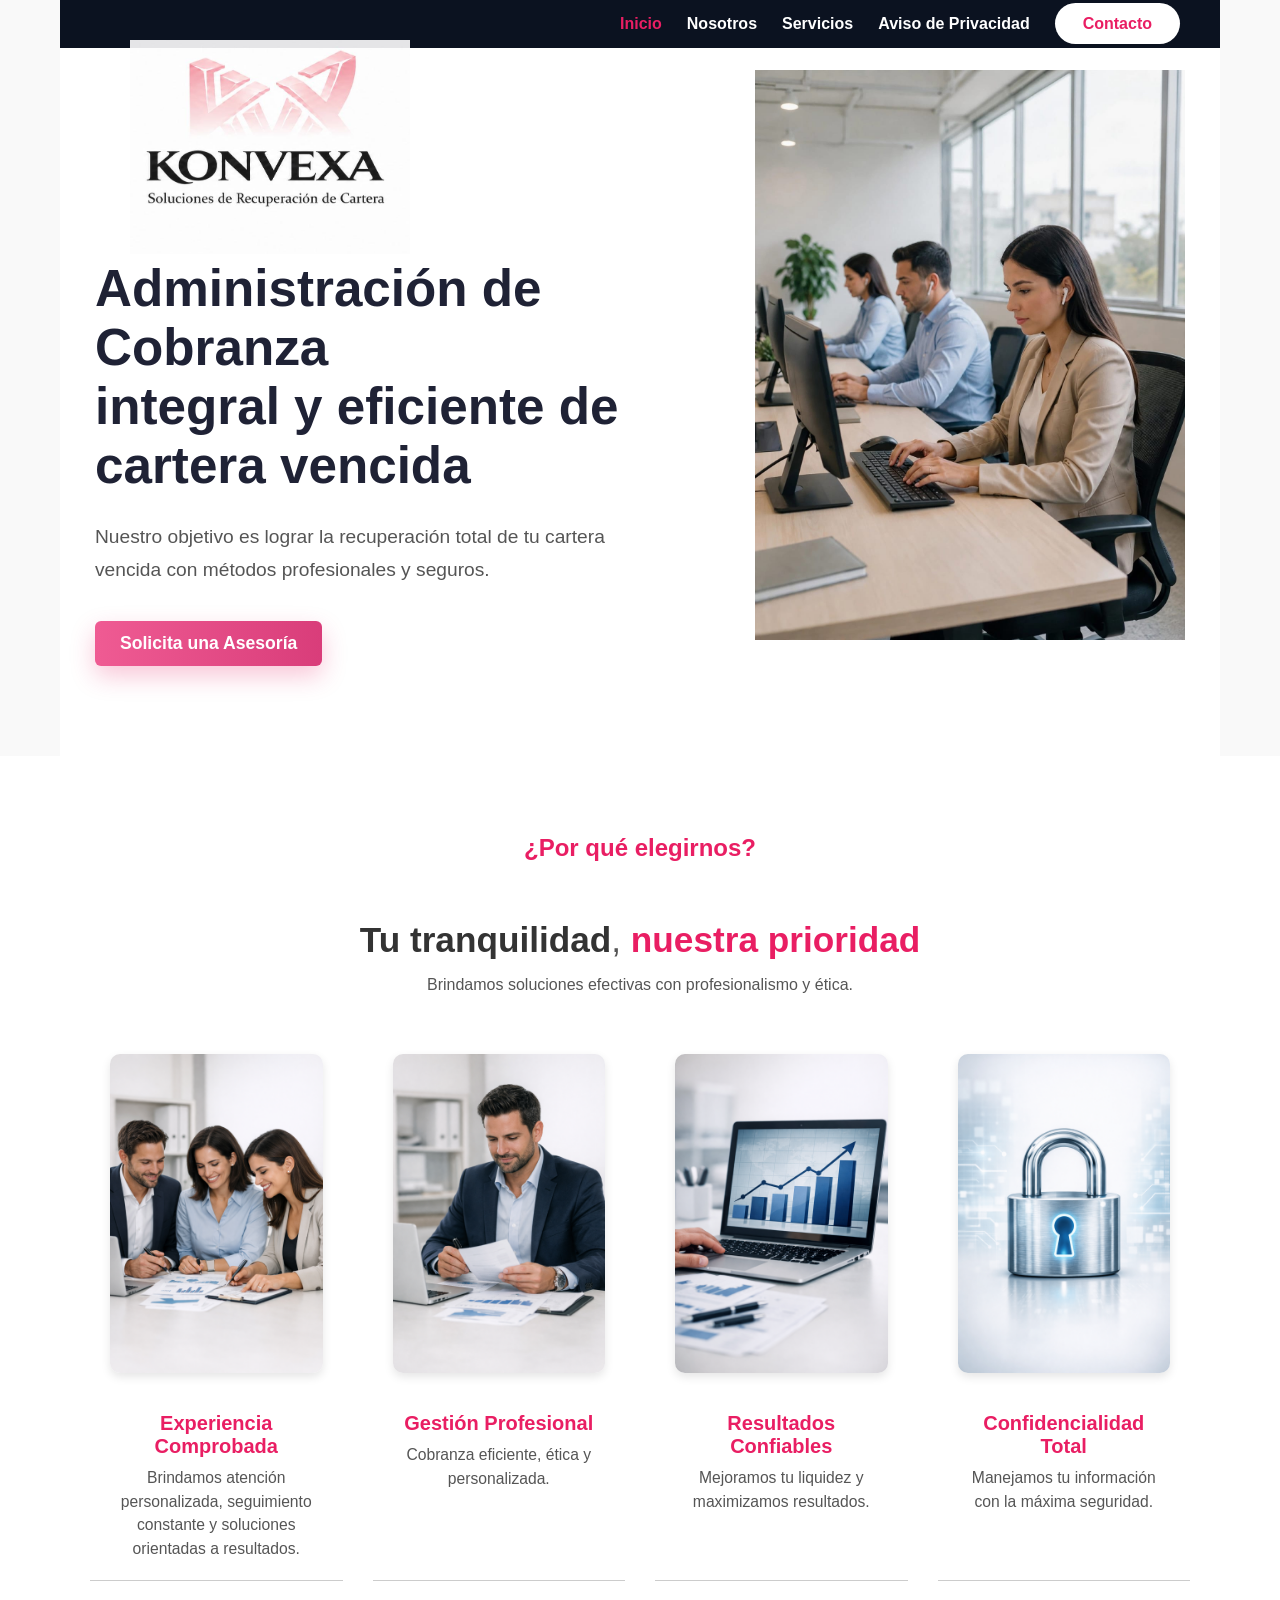
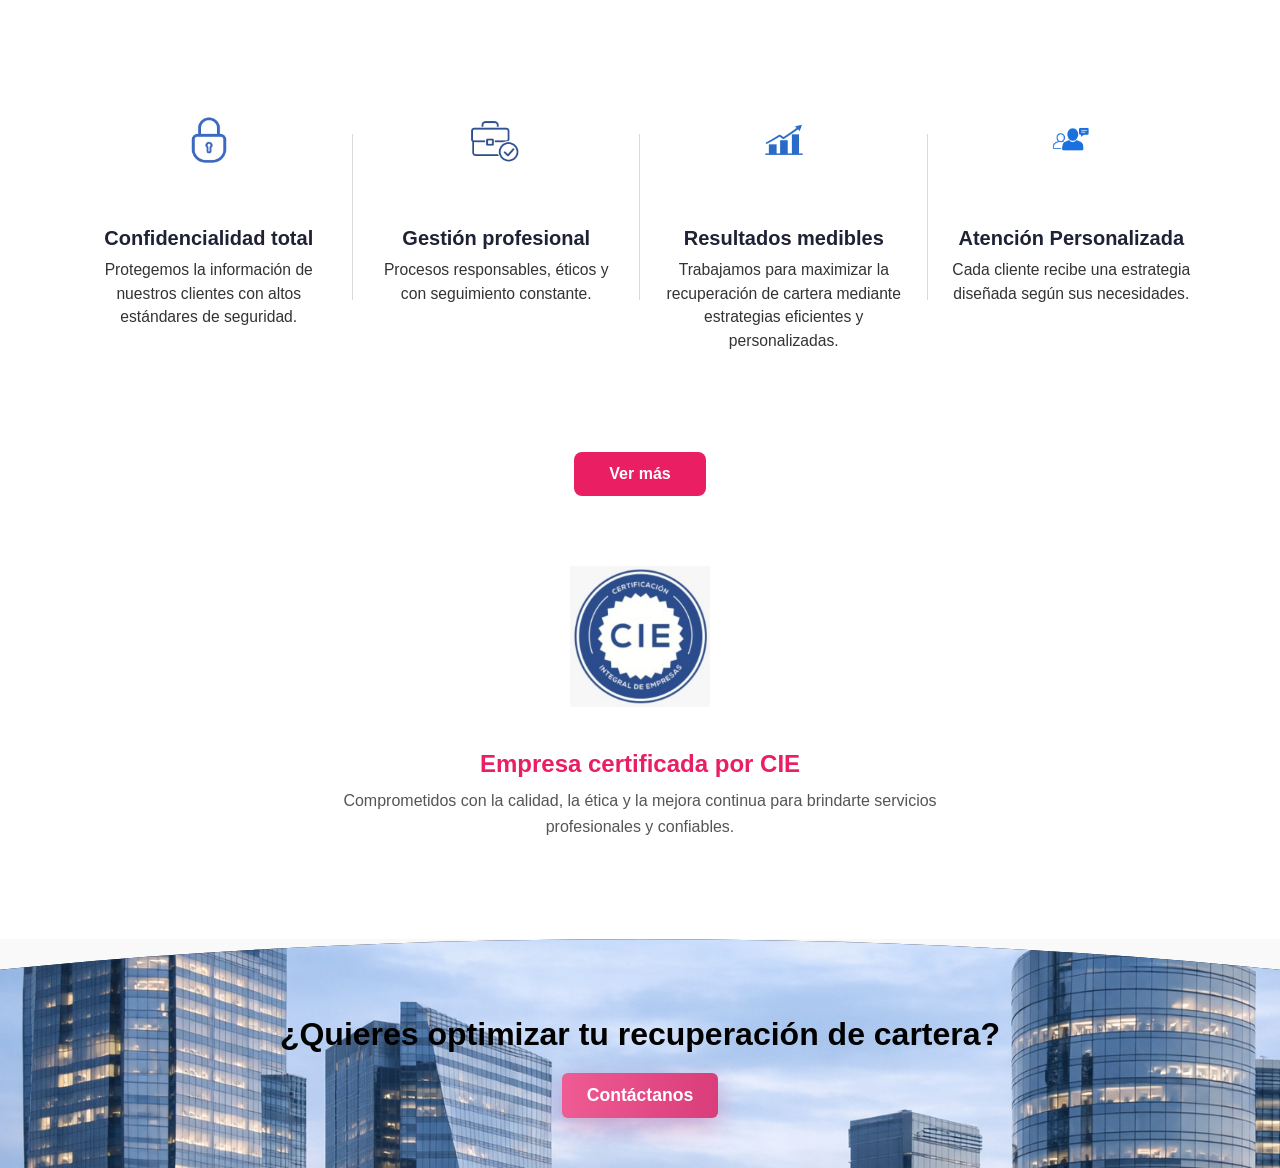
<file: index.html>
<!DOCTYPE html>
<html lang="es">
<head>
  <meta charset="UTF-8">
  <meta name="viewport" content="width=device-width, initial-scale=1.0">
  <title>Konvexa Soluciones</title>
  <link rel="stylesheet" href="styles.css">
  <link rel="icon" href="favicon.ico" type="logo.png">
<link rel="shortcut icon" href="favicon.ico" type="logo.png">
<script type="application/ld+json">
{
  "@context": "https://schema.org",
  "@type": "Organization",
  "name": "Konvexa Soluciones",
  "url": "https://www.konvexa.com.mx",
  "logo": "https://www.konvexa.com.mx/logo.png"
}
</script>
</head>

<body>
  <div class="container">
    <!-- Header -->
    <header class="navbar">
      <div class="logo-overlap">
        <img src="logo.png" alt="Konvexa Logo">
      </div>
      <nav>
        <ul>
          <li><a href="index.html" class="active">Inicio</a></li>
          <li><a href="nosotros.html">Nosotros</a></li>
          <li><a href="servicios.html">Servicios</a></li>
          <li><a href="privacidad.html">Aviso de Privacidad</a></li>
          <li><a href="contacto.html" class="active">Contacto</a></li>
        </ul>
      </nav>
    </header>

    <!-- Hero -->
    <section class="hero">
      <div class="hero-text">
        <h1>Administración de Cobranza<br> integral y eficiente de cartera vencida</h1>
        <p>Nuestro objetivo es lograr la recuperación total de tu cartera vencida con métodos profesionales y seguros.</p>
        <a href="contacto.html" class="btn-primary">Solicita una Asesoría</a>
      </div>
      <div class="hero-image">
        <img src="img/ejecutivos.jpg" alt="Ejecutivo profesional">
      </div>
    </section>
  </div>
</body>

 <!-- ¿Por qué elegirnos? -->
<section class="why-us">
  <h2>¿Por qué elegirnos?</h2>
  <p class="subtitle">
    <strong>Tu tranquilidad</strong>, <span class="highlight">nuestra prioridad</span>
  </p>
  <p>Brindamos soluciones efectivas con profesionalismo y ética.</p>

 <div class="benefits-grid">
  <div class="benefit">
    <img src="experiencia-comprobada.jpg" alt="Experiencia Comprobada">
    <h3>Experiencia Comprobada</h3>
    <p>Brindamos atención personalizada, seguimiento constante y soluciones orientadas a resultados.</p>
  </div>

  <div class="benefit">
    <img src="gestion-profesional.jpg" alt="Gestión Profesional">
    <h3>Gestión Profesional</h3>
    <p>Cobranza eficiente, ética y personalizada.</p>
  </div>

  <div class="benefit">
    <img src="resultados-confiables.jpg" alt="Resultados Confiables">
    <h3>Resultados Confiables</h3>
    <p>Mejoramos tu liquidez y maximizamos resultados.</p>
  </div>

  <div class="benefit">
    <img src="confidencialidad-total.jpg" alt="Confidencialidad Total">
    <h3>Confidencialidad Total</h3>
    <p>Manejamos tu información con la máxima seguridad.</p>
  </div>
</div>

<!-- Beneficios adicionales -->
<div class="extra-benefits">
  <div class="extra-benefit">
    <img src="img/icono-reloj.png" alt="Confidencialidad total">
    <div class="text">
      <h3>  Confidencialidad total</h3>
      <p>Protegemos la información de nuestros clientes con altos estándares de seguridad.</p>
    </div>
  </div>

  <div class="extra-benefit">
    <img src="img/icono-escudo.png" alt="Gestión profesional">
    <div class="text">
      <h3>Gestión profesional</h3>
      <p>Procesos responsables, éticos y con seguimiento constante.</p>
    </div>
  </div>

  <div class="extra-benefit">
    <img src="img/icono-grafica.png" alt="Resultados medibles">
    <div class="text">
      <h3>Resultados medibles</h3>
      <p>Trabajamos para maximizar la recuperación de cartera mediante estrategias eficientes y personalizadas.</p>
    </div>
  </div>

  <div class="extra-benefit">
    <img src="img/icono-persona.png" alt="Atención personalizada">
    <div class="text">
      <h3>Atención Personalizada</h3>
      <p>Cada cliente recibe una estrategia diseñada según sus necesidades.</p>
    </div>
  </div>
</div> 

  <div class="btn-container">
  <a href="#" class="btn-secondary">Ver más</a>
</div>

<div class="cie-certificacion">
  <img src="img/cie-logo.png" alt="Certificación Integral de Empresas">
  <h3>Empresa certificada por CIE</h3>
  <p>
    Comprometidos con la calidad, la ética y la mejora continua
    para brindarte servicios profesionales y confiables.
  </p>
</div>

</section>

  <!-- Pie de página -->
  <footer class="cta-footer">
    <h2>¿Quieres optimizar tu recuperación de cartera?</h2>
    <a href="contacto.html" class="btn-primary">Contáctanos</a>
  </footer>
</body>
</html>
</file>
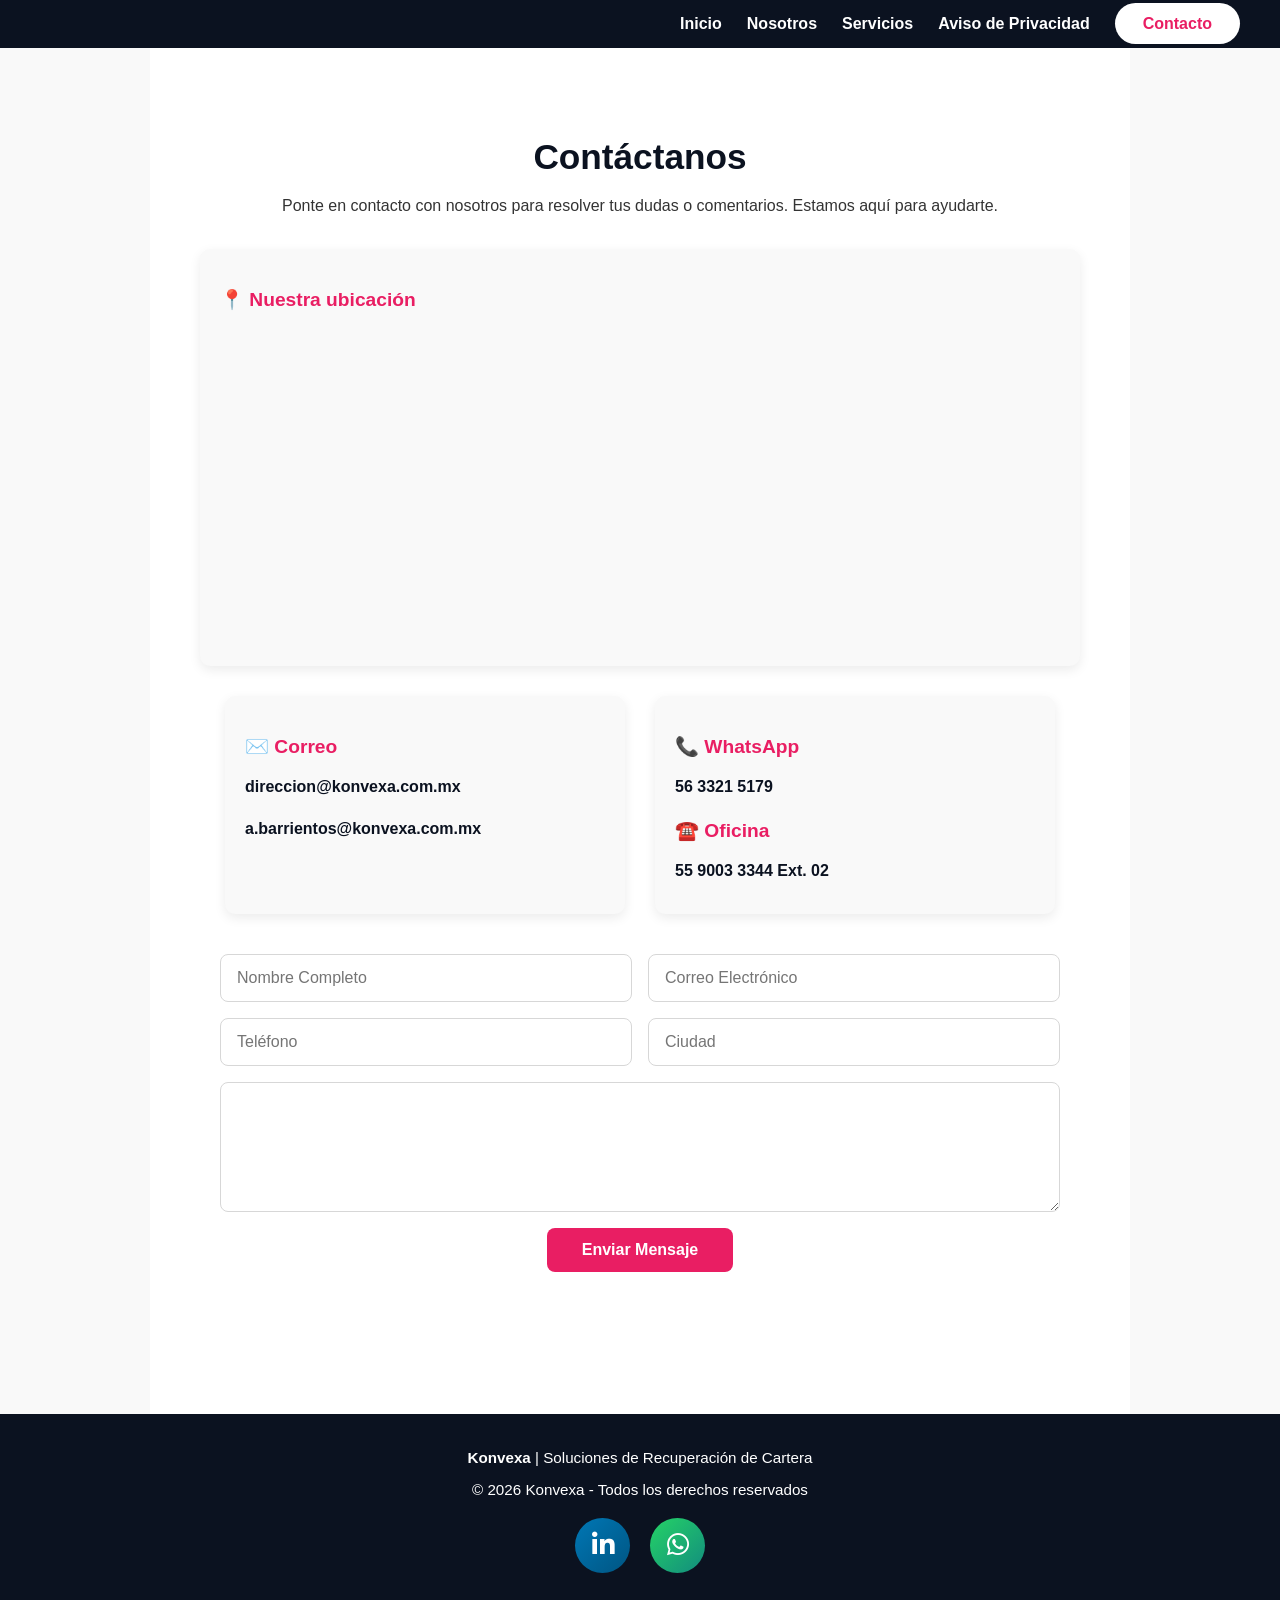
<file: contacto.html>
<!DOCTYPE html>
<html lang="es">
<head>
  <link rel="stylesheet" href="https://cdnjs.cloudflare.com/ajax/libs/font-awesome/6.5.0/css/all.min.css">
  <meta charset="UTF-8">
  <meta name="viewport" content="width=device-width, initial-scale=1.0">
  <title>Contacto | Konvexa</title>
  <link rel="stylesheet" href="styles.css">
</head>
<body>

  <!-- Header -->
  <header>
    <div class="header-container">
      <nav>
        <ul>
          <li><a href="index.html">Inicio</a></li>
          <li><a href="nosotros.html">Nosotros</a></li>
          <li><a href="servicios.html">Servicios</a></li> 
          <li><a href="privacidad.html">Aviso de Privacidad</a></li>
          <li><a href="contacto.html" class="active">Contacto</a></li>
        </ul>
      </nav>
    </div>
  </header>

  <!-- Sección de contacto -->
  <section class="contacto">
    <h2>Contáctanos</h2>
    <p>Ponte en contacto con nosotros para resolver tus dudas o comentarios. Estamos aquí para ayudarte.</p>

    <div class="contact-info">

  <div class="info-box info-box-map">
    <h3>📍 Nuestra ubicación </h3>

    <div class="map-container">
      <iframe
        src="https://www.google.com/maps/embed?pb=!1m18!1m12!1m3!1d3764.3624104732844!2d-99.12559382618551!3d19.353454281909055!2m3!1f0!2f0!3f0!3m2!1i1024!2i768!4f13.1!3m3!1m2!1s0x85d1fe17da4cd72b%3A0xde973490b225fa13!2sOsa%20Menor%20190-188%2C%20Prado%20Churubusco%2C%20Coyoac%C3%A1n%2C%2004230%20Ciudad%20de%20M%C3%A9xico%2C%20CDMX!5e0!3m2!1ses-419!2smx!4v1787425378639!5m2!1ses-419!2smx"
        loading="lazy"
        allowfullscreen
        referrerpolicy="strict-origin-when-cross-origin">
      </iframe>
    </div>
  </div>

  <div class="contact-secondary">

    <div class="info-box">

  <h3>✉️ Correo</h3>

  <p>
    <a href="mailto:direccion@konvexa.com.mx">
      direccion@konvexa.com.mx
    </a>
  </p>

  <p>
    <a href="mailto:a.barrientos@konvexa.com.mx">
      a.barrientos@konvexa.com.mx
    </a>
  </p>

</div>

    <div class="info-box">
      <h3>📞 WhatsApp</h3>
      <p>
        <a href="https://wa.me/5215633215179" target="_blank">
          56 3321 5179
        </a>
      </p>

     <h3>☎️ Oficina</h3>

<p>
  <a href="tel:+525590033344">
    55 9003 3344 Ext. 02
  </a>
</p>
    </div>

  </div>

</div>

    <form class="contact-form" id="contactForm">

  <div class="form-row">
    <input
      type="text"
      name="nombre"
      placeholder="Nombre Completo"
      required
    >

    <input
      type="email"
      name="correo"
      placeholder="Correo Electrónico"
      required
    >
  </div>

  <div class="form-row">
    <input
      type="tel"
      name="telefono"
      placeholder="Teléfono"
      required
    >

    <input
      type="text"
      name="ciudad"
      placeholder="Ciudad"
      required
    >
  </div>

  <textarea
    name="mensaje"
    placeholder="Mensaje"
    rows="5"
    required>
  </textarea>

  <button type="submit" class="btn-secondary">
    Enviar Mensaje
  </button>

  <p id="formStatus"></p>

</form>
  </section>

  <!-- Footer -->
  <footer class="footer-contacto">
    <div class="footer-info">
      <p><strong>Konvexa</strong> | Soluciones de Recuperación de Cartera</p>
    </div>
    <p class="copy">© 2026 Konvexa - Todos los derechos reservados</p>

    <div class="redes-premium-footer">

  <a href="https://www.linkedin.com/company/konvexa-soluciones/" target="_blank">
    <i class="fa-brands fa-linkedin-in"></i>
  </a>

  <a href=" https://wa.me/5215633215179" target="_blank">
  <i class="fa-brands fa-whatsapp"></i>
</a>

</div>
  </footer>

  <script>
const form = document.getElementById("contactForm");
const status = document.getElementById("formStatus");

form.addEventListener("submit", async (e) => {
  e.preventDefault();

  status.textContent = "Enviando mensaje...";

  const datos = {
    nombre: form.nombre.value,
    correo: form.correo.value,
    telefono: form.telefono.value,
    ciudad: form.ciudad.value,
    mensaje: form.mensaje.value
  };

  try {
    const respuesta = await fetch("/api/contacto", {
      method: "POST",
      headers: {
        "Content-Type": "application/json"
      },
      body: JSON.stringify(datos)
    });

    if (!respuesta.ok) {
      throw new Error("Error al enviar");
    }

    status.textContent = "✅ Mensaje enviado correctamente";
    form.reset();

  } catch (error) {
    status.textContent = "❌ No se pudo enviar el mensaje";
  }
});
</script>

</body>
</html>
</file>
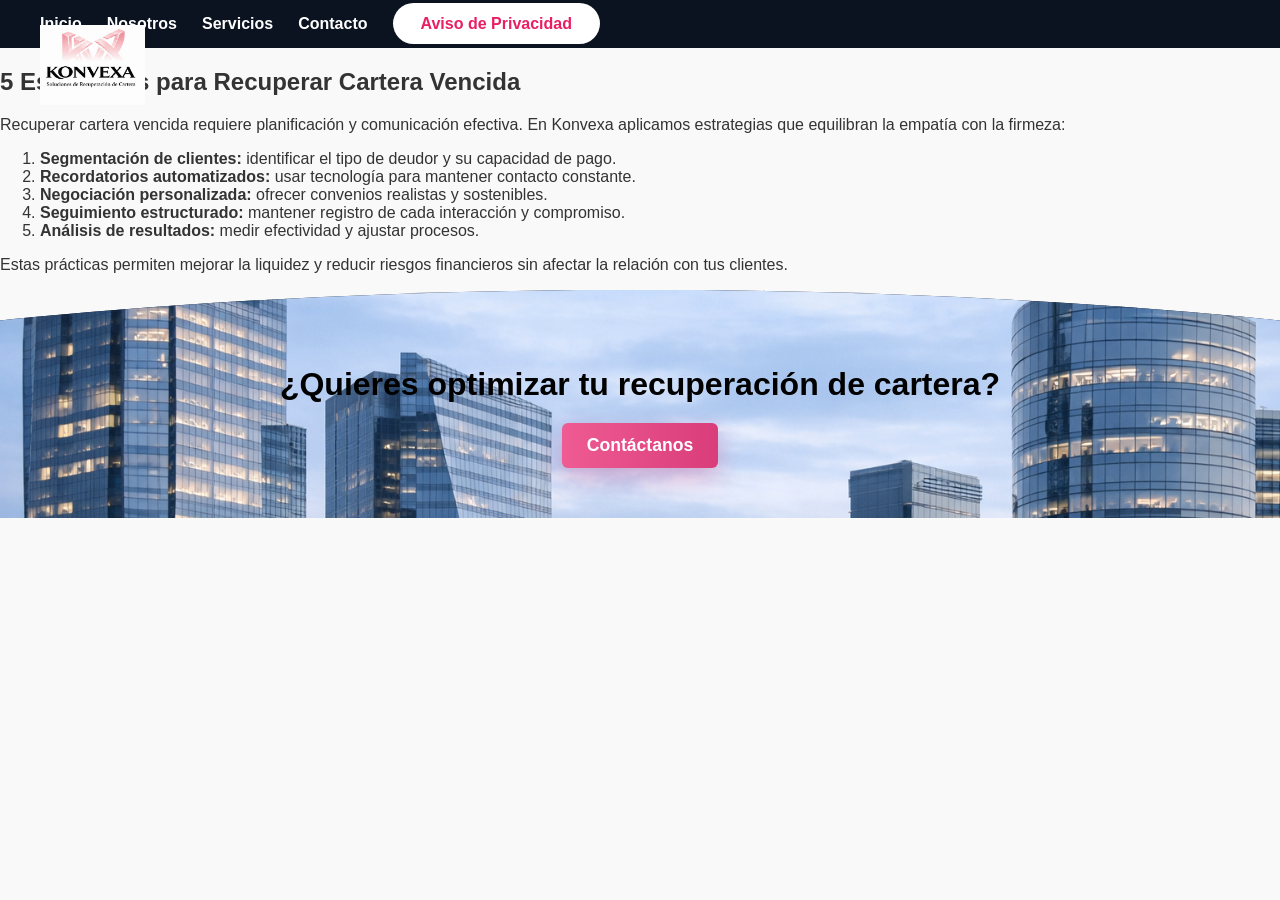
<file: estrategias.html>
<!DOCTYPE html>
<html lang="es">
<head>
  <meta charset="UTF-8">
  <meta name="viewport" content="width=device-width, initial-scale=1.0">
  <title>5 Estrategias para Recuperar Cartera Vencida | Konvexa</title>
  <link rel="stylesheet" href="styles.css">
</head>
<body>

  <!-- Navbar -->
  <header>
    <div class="logo-container">
      <img src="logo.png" alt="Logo Konvexa" class="logo">
    </div>
    <nav>
       <ul>
        <li><a href="index.html">Inicio</a></li>
        <li><a href="nosotros.html">Nosotros</a></li>
        <li><a href="servicios.html">Servicios</a></li>
        <li><a href="contacto.html">Contacto</a></li>
        <li><a href="privacidad.html" class="active">Aviso de Privacidad</a></li>
      </ul>
    </nav>
  </header>

  <!-- Contenido del artículo -->
  <section class="articulo">
    <h2>5 Estrategias para Recuperar Cartera Vencida</h2>
    <alt="Estrategias para recuperar cartera vencida" class="articulo-img">

    <p>Recuperar cartera vencida requiere planificación y comunicación efectiva. En Konvexa aplicamos estrategias que equilibran la empatía con la firmeza:</p>

    <ol>
      <li><strong>Segmentación de clientes:</strong> identificar el tipo de deudor y su capacidad de pago.</li>
      <li><strong>Recordatorios automatizados:</strong> usar tecnología para mantener contacto constante.</li>
      <li><strong>Negociación personalizada:</strong> ofrecer convenios realistas y sostenibles.</li>
      <li><strong>Seguimiento estructurado:</strong> mantener registro de cada interacción y compromiso.</li>
      <li><strong>Análisis de resultados:</strong> medir efectividad y ajustar procesos.</li>
    </ol>

    <p>Estas prácticas permiten mejorar la liquidez y reducir riesgos financieros sin afectar la relación con tus clientes.</p>

    <div class="volver">
    </div>
  </section>

  <!-- Footer -->
  <footer class="cta-footer">
    <h2>¿Quieres optimizar tu recuperación de cartera?</h2>
    <a href="contacto.html" class="btn-primary">Contáctanos</a>
  </footer>

</body>
</html>
</file>
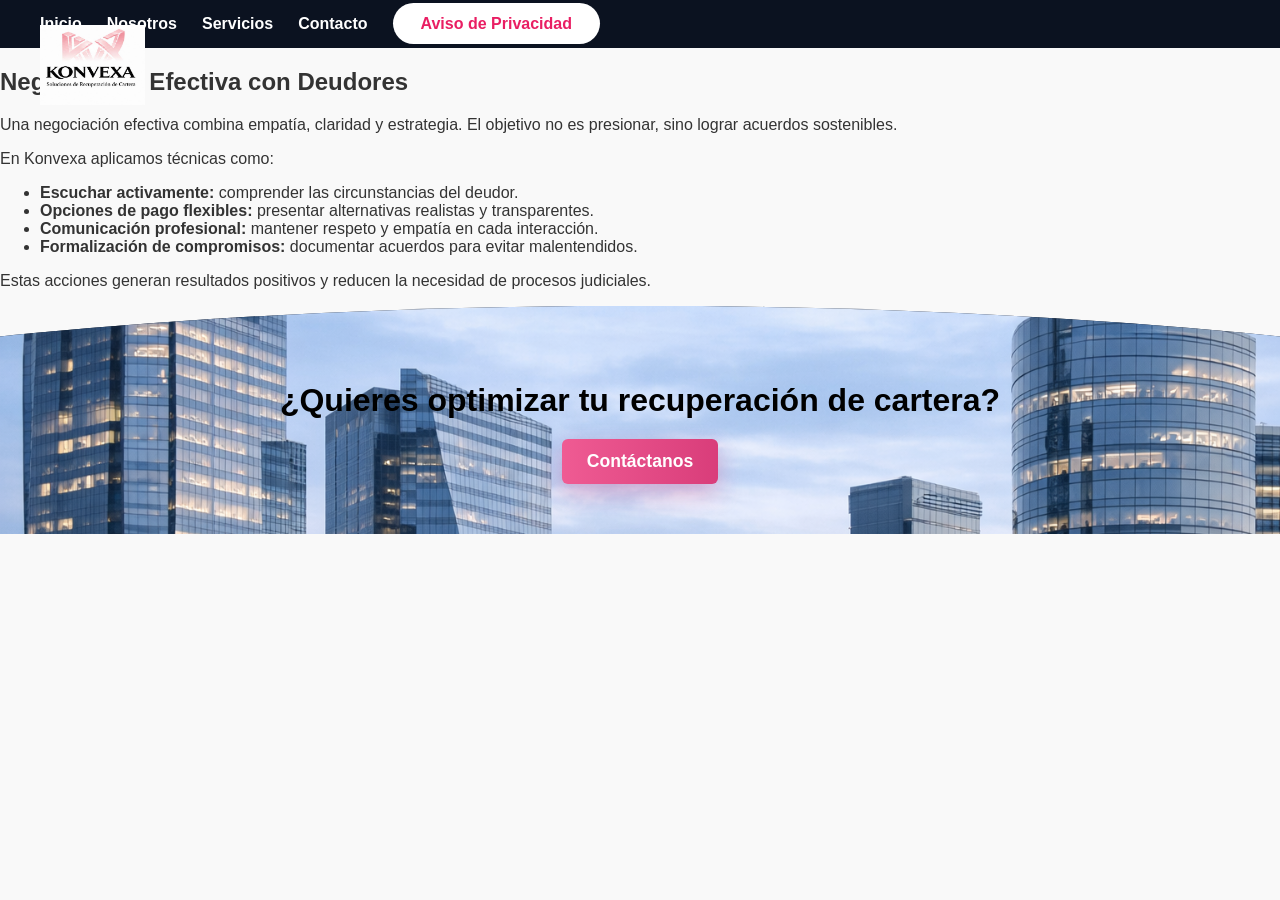
<file: negociacion.html>
<!DOCTYPE html>
<html lang="es">
<head>
  <meta charset="UTF-8">
  <meta name="viewport" content="width=device-width, initial-scale=1.0">
  <title>Negociación Efectiva con Deudores | Konvexa</title>
  <link rel="stylesheet" href="styles.css">
</head>
<body>

  <!-- Navbar -->
  <header>
    <div class="logo-container">
      <img src="logo.png" alt="Logo Konvexa" class="logo">
    </div>
    <nav>
       <ul>
        <li><a href="index.html">Inicio</a></li>
        <li><a href="nosotros.html">Nosotros</a></li>
        <li><a href="servicios.html">Servicios</a></li>
        <li><a href="contacto.html">Contacto</a></li>
        <li><a href="privacidad.html" class="active">Aviso de Privacidad</a></li>
      </ul>
    </nav>
  </header>

  <!-- Contenido del artículo -->
  <section class="articulo">
    <h2>Negociación Efectiva con Deudores</h2>
    <alt="Negociación efectiva con deudores" class="articulo-img">

    <p>Una negociación efectiva combina empatía, claridad y estrategia. El objetivo no es presionar, sino lograr acuerdos sostenibles.</p>

    <p>En Konvexa aplicamos técnicas como:</p>
    <ul>
      <li><strong>Escuchar activamente:</strong> comprender las circunstancias del deudor.</li>
      <li><strong>Opciones de pago flexibles:</strong> presentar alternativas realistas y transparentes.</li>
      <li><strong>Comunicación profesional:</strong> mantener respeto y empatía en cada interacción.</li>
      <li><strong>Formalización de compromisos:</strong> documentar acuerdos para evitar malentendidos.</li>
    </ul>

    <p>Estas acciones generan resultados positivos y reducen la necesidad de procesos judiciales.</p>

    <div class="volver">
    </div>
  </section>

  <!-- Footer -->
  <footer class="cta-footer">
    <h2>¿Quieres optimizar tu recuperación de cartera?</h2>
    <a href="contacto.html" class="btn-primary">Contáctanos</a>
  </footer>

</body>
</html>
</file>
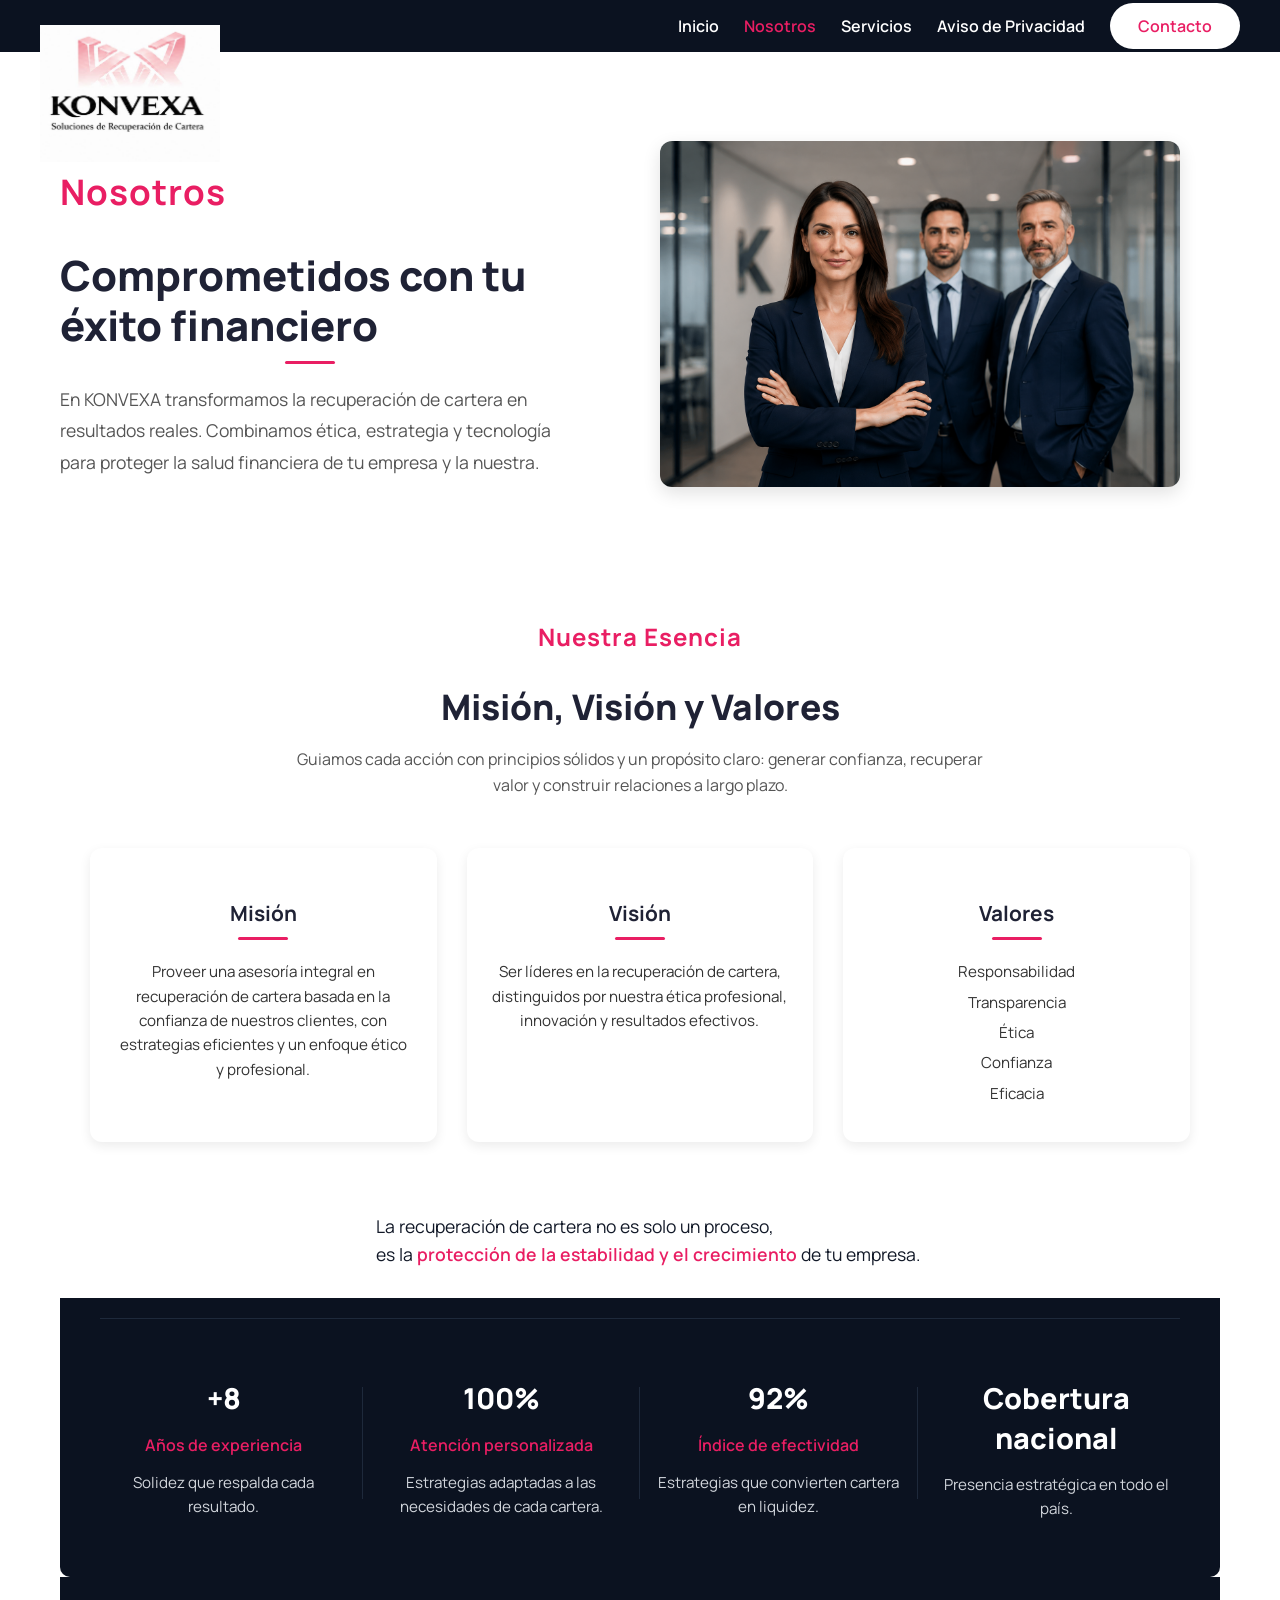
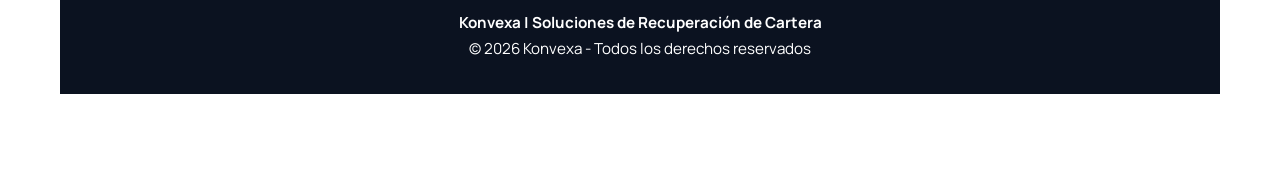
<file: nosotros.html>
<!DOCTYPE html>
<html lang="es">
<head>
  <meta charset="UTF-8">
  <meta name="viewport" content="width=device-width, initial-scale=1.0">

  <!-- Fuente premium -->
  <link rel="preconnect" href="https://fonts.googleapis.com">
  <link rel="preconnect" href="https://fonts.gstatic.com" crossorigin>
  <link href="https://fonts.googleapis.com/css2?family=Manrope:wght@400;500;600;700;800&display=swap" rel="stylesheet">

  <title>Nosotros | Konvexa</title>

  <link rel="stylesheet" href="styles.css">
</head>
<body>

  <!-- Encabezado -->
  <header class="navbar">
    <div class="logo">
  <img src="logo.png" alt="Konvexa Logo">
</div>
    <nav>
       <ul>
        <li><a href="index.html">Inicio</a></li>
        <li><a href="nosotros.html" class="active">Nosotros</a></li>
        <li><a href="servicios.html">Servicios</a></li>
        <li><a href="privacidad.html" >Aviso de Privacidad</a></li>
        <li><a href="contacto.html" class="active">Contacto</a></li>
      </ul>
    </nav>
  </header>

  <!-- Sección Nosotros -->
<section class="about">
  <div class="about-container">
    <div class="about-text">
      <h3 class="about-title">Nosotros</h3>
      <h2 class="about-subtitle">Comprometidos con tu éxito financiero</h2>
      <div class="line"></div>
      <p>En KONVEXA transformamos la recuperación de cartera en resultados reales. Combinamos ética, estrategia y tecnología para proteger la salud financiera de tu empresa y la nuestra.</p>
    </div>

    <div class="about-image">
      <img src="img/equipo.jpg" alt="Equipo Konvexa">
    </div>
  </div>

  <div class="about-essence">
  <h3 class="section-title">Nuestra Esencia</h3>
  <h2>Misión, Visión y Valores</h2>
  <p class="essence-text">
    Guiamos cada acción con principios sólidos y un propósito claro: generar confianza, recuperar valor y construir relaciones a largo plazo.
  </p>

  <div class="essence-grid">
    <div class="essence-card">
      <h3>Misión</h3>
      <div class="line"></div>
      <p>
        Proveer una asesoría integral en recuperación de cartera basada en la confianza de nuestros clientes, con estrategias eficientes y un enfoque ético y profesional.
      </p>
    </div>

    <div class="essence-card">
      <h3>Visión</h3>
      <div class="line"></div>
      <p>
        Ser líderes en la recuperación de cartera, distinguidos por nuestra ética profesional, innovación y resultados efectivos.
      </p>
    </div>

    <div class="essence-card">
      <h3>Valores</h3>
      <div class="line"></div>
      <ul>
        <li>Responsabilidad</li>
        <li>Transparencia</li>
        <li>Ética</li>
        <li>Confianza</li>
        <li>Eficacia</li>
      </ul>
    </div>
  </div>
</div>

<section class="stats-header">
  <div class="stats-icon">
  </div>
  <p>
    La recuperación de cartera no es solo un proceso,<br>
    es la <span class="highlight">protección de la estabilidad y el crecimiento</span> de tu empresa.
  </p>
</section>

<!-- Sección Estadísticas -->
<section class="about-stats">
  <div class="stats-grid">
    <div class="stat">  <h3>+8</h3>
      <p class="stat-title">Años de experiencia</p>
      <p class="stat-text">Solidez que respalda cada resultado.</p>
    </div>

    <div class="stat">
      <h3>100%</h3>
      <p class="stat-title">Atención personalizada</p>
      <p class="stat-text">Estrategias adaptadas a las necesidades de cada cartera.</p>
    </div>

    <div class="stat">
      <h3>92%</h3>
      <p class="stat-title">Índice de efectividad</p>
      <p class="stat-text">Estrategias que convierten cartera en liquidez.</p>
    </div>

    <div class="stat">
      <h3>Cobertura nacional</h3>
      <p class="stat-text">Presencia estratégica en todo el país.</p>
    </div>
  </div>
</section>

  <!-- Footer -->
  <footer class="footer">
    <p><strong>Konvexa | Soluciones de Recuperación de Cartera</strong></p>
    <p>© 2026 Konvexa - Todos los derechos reservados</p>
  </footer>

</body>
</html>
</file>
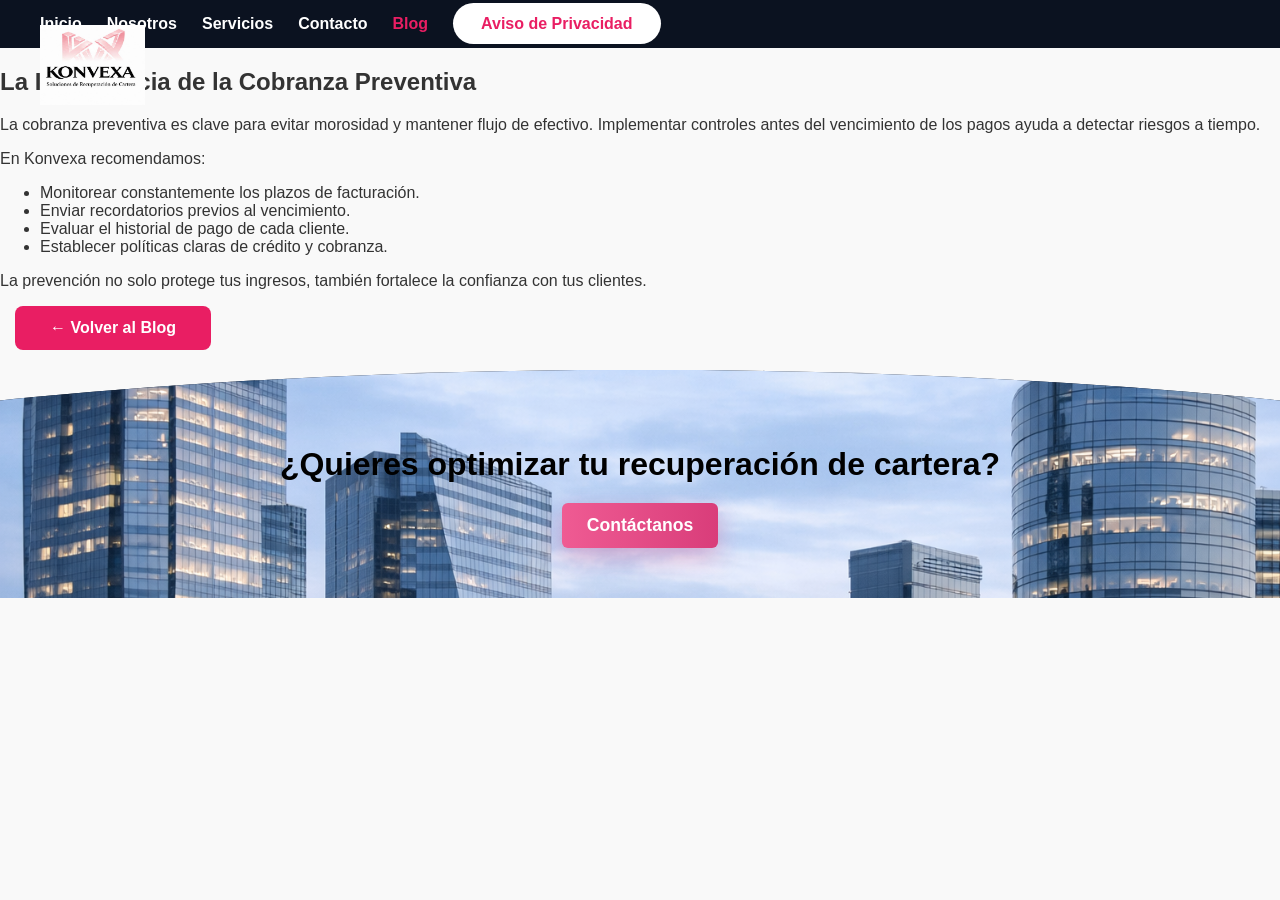
<file: preventiva.html>
<!DOCTYPE html>
<html lang="es">
<head>
  <meta charset="UTF-8">
  <meta name="viewport" content="width=device-width, initial-scale=1.0">
  <title>La Importancia de la Cobranza Preventiva | Konvexa</title>
  <link rel="stylesheet" href="styles.css">
</head>
<body>

  <!-- Navbar -->
  <header>
    <div class="logo-container">
      <img src="logo.png" alt="Logo Konvexa" class="logo">
    </div>
    <nav>
       <ul>
        <li><a href="index.html">Inicio</a></li>
        <li><a href="nosotros.html">Nosotros</a></li>
        <li><a href="servicios.html">Servicios</a></li>
        <li><a href="contacto.html">Contacto</a></li>
        <li><a href="blog.html" class="active">Blog</a></li>
        <li><a href="privacidad.html" class="active">Aviso de Privacidad</a></li>
      </ul>
    </nav>
  </header>

  <!-- Contenido del artículo -->
  <section class="articulo">
    <h2>La Importancia de la Cobranza Preventiva</h2>
    <alt="Cobranza preventiva" class="articulo-img">

    <p>La cobranza preventiva es clave para evitar morosidad y mantener flujo de efectivo. Implementar controles antes del vencimiento de los pagos ayuda a detectar riesgos a tiempo.</p>

    <p>En Konvexa recomendamos:</p>
    <ul>
      <li>Monitorear constantemente los plazos de facturación.</li>
      <li>Enviar recordatorios previos al vencimiento.</li>
      <li>Evaluar el historial de pago de cada cliente.</li>
      <li>Establecer políticas claras de crédito y cobranza.</li>
    </ul>

    <p>La prevención no solo protege tus ingresos, también fortalece la confianza con tus clientes.</p>

    <div class="volver">
      <a href="blog.html" class="btn-secondary">← Volver al Blog</a>
    </div>
  </section>

  <!-- Footer -->
  <footer class="cta-footer">
    <h2>¿Quieres optimizar tu recuperación de cartera?</h2>
    <a href="contacto.html" class="btn-primary">Contáctanos</a>
  </footer>

</body>
</html>
</file>
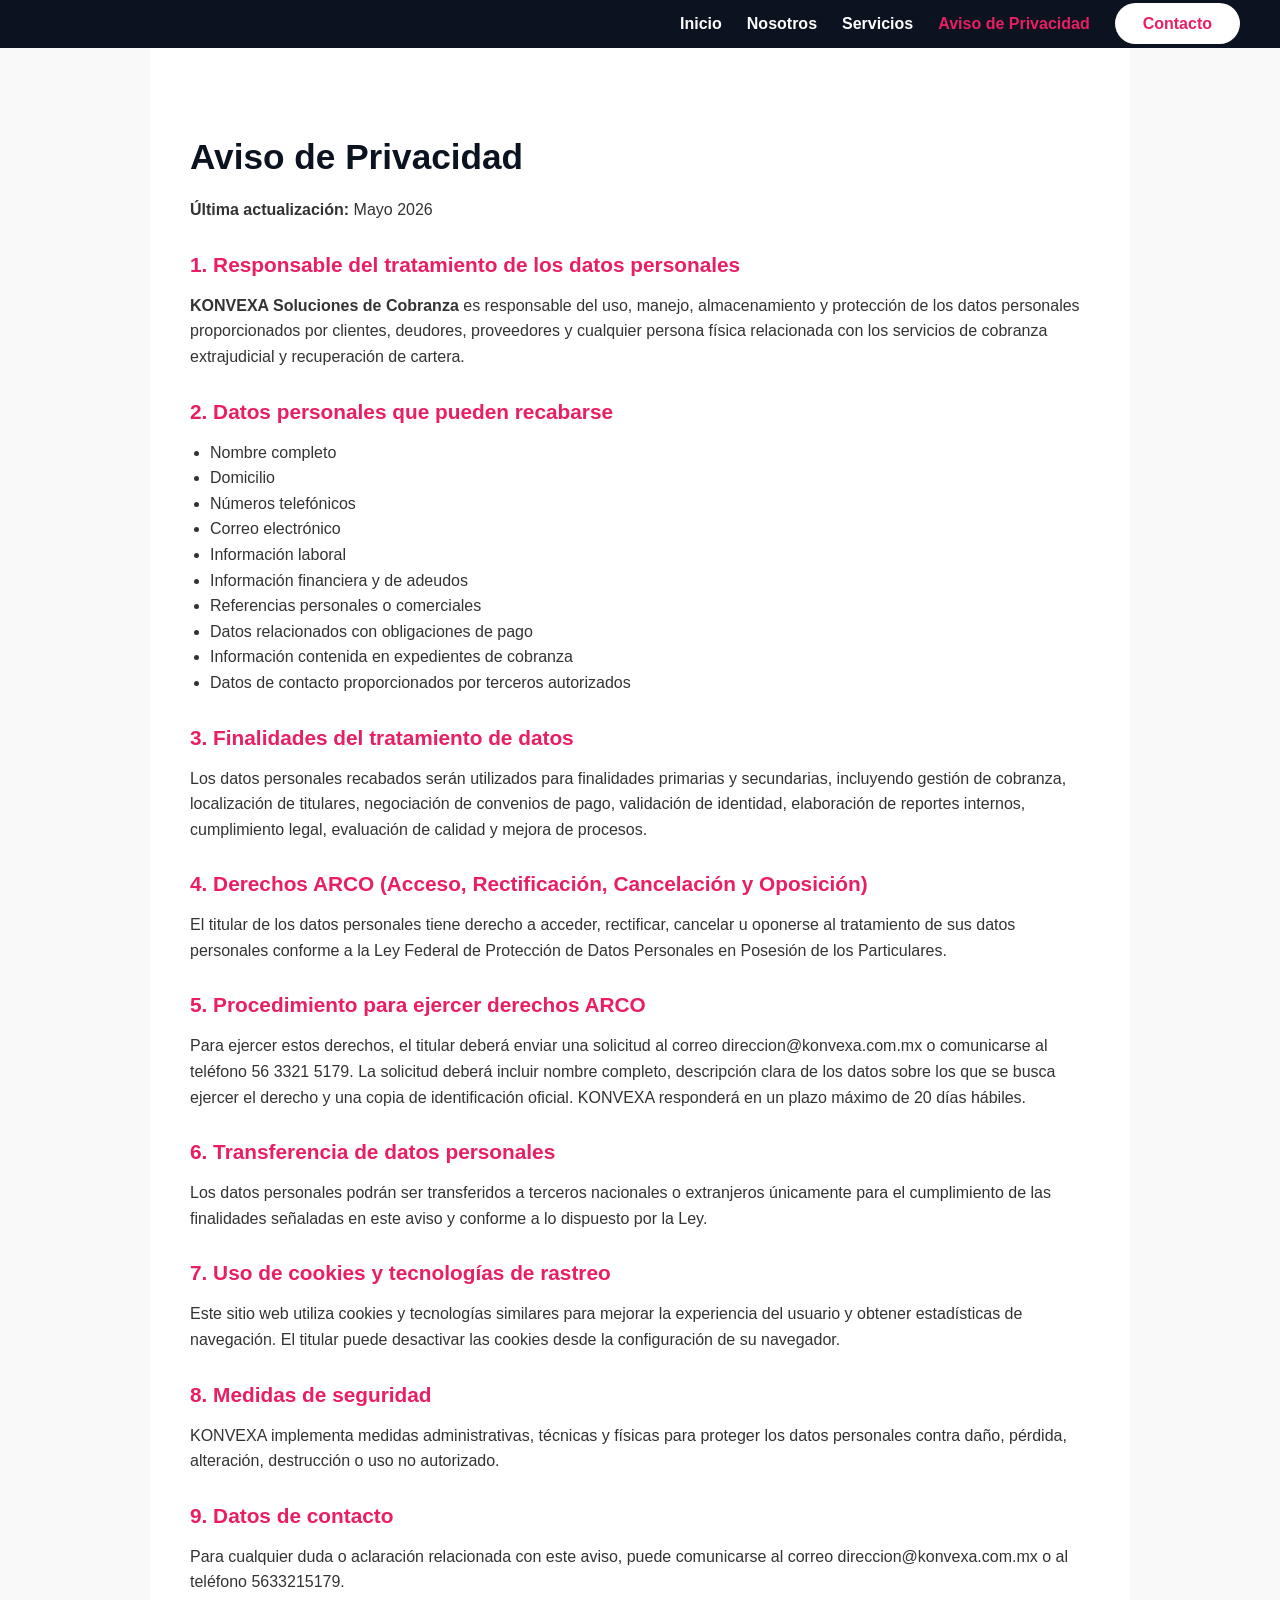
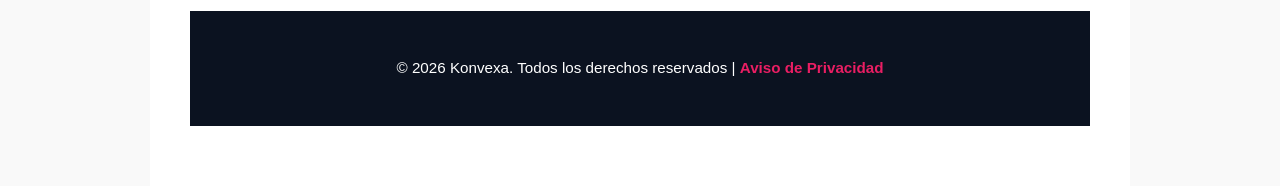
<file: privacidad.html>
<!DOCTYPE html>
<html lang="es">
<head>
  <meta charset="UTF-8">
  <meta name="viewport" content="width=device-width, initial-scale=1.0">
  <title>Aviso de Privacidad | Konvexa</title>
  <link rel="stylesheet" href="styles.css">
</head>
<body>

  <!-- Header -->
  <header>
  <div class="header-container">
    <nav>
      <ul>
        <li><a href="index.html">Inicio</a></li>
        <li><a href="nosotros.html">Nosotros</a></li>
        <li><a href="servicios.html">Servicios</a></li>
        <li><a href="privacidad.html" class="active">Aviso de Privacidad</a></li>
        <li><a href="contacto.html" class="active">Contacto</a></li>
      </ul>
    </nav>
  </div>
</header>


  <!-- Contenido principal -->
  <section class="privacidad">
    <h2>Aviso de Privacidad</h2>
    <p><strong>Última actualización:</strong> Mayo 2026</p>

    <h3>1. Responsable del tratamiento de los datos personales</h3>
    <p><strong>KONVEXA Soluciones de Cobranza</strong> es responsable del uso, manejo, almacenamiento y protección de los datos personales proporcionados por clientes, deudores, proveedores y cualquier persona física relacionada con los servicios de cobranza extrajudicial y recuperación de cartera.</p>

    <h3>2. Datos personales que pueden recabarse</h3>
    <ul>
      <li>Nombre completo</li>
      <li>Domicilio</li>
      <li>Números telefónicos</li>
      <li>Correo electrónico</li>
      <li>Información laboral</li>
      <li>Información financiera y de adeudos</li>
      <li>Referencias personales o comerciales</li>
      <li>Datos relacionados con obligaciones de pago</li>
      <li>Información contenida en expedientes de cobranza</li>
      <li>Datos de contacto proporcionados por terceros autorizados</li>
    </ul>

    <h3>3. Finalidades del tratamiento de datos</h3>
    <p>Los datos personales recabados serán utilizados para finalidades primarias y secundarias, incluyendo gestión de cobranza, localización de titulares, negociación de convenios de pago, validación de identidad, elaboración de reportes internos, cumplimiento legal, evaluación de calidad y mejora de procesos.</p>

    <h3>4. Derechos ARCO (Acceso, Rectificación, Cancelación y Oposición)</h3>
    <p>El titular de los datos personales tiene derecho a acceder, rectificar, cancelar u oponerse al tratamiento de sus datos personales conforme a la Ley Federal de Protección de Datos Personales en Posesión de los Particulares.</p>

    <h3>5. Procedimiento para ejercer derechos ARCO</h3>
    <p>Para ejercer estos derechos, el titular deberá enviar una solicitud al correo <a href="mailto:direccion@konvexa.com.mx">direccion@konvexa.com.mx</a> o comunicarse al teléfono 56 3321 5179. La solicitud deberá incluir nombre completo, descripción clara de los datos sobre los que se busca ejercer el derecho y una copia de identificación oficial. KONVEXA responderá en un plazo máximo de 20 días hábiles.</p>

    <h3>6. Transferencia de datos personales</h3>
    <p>Los datos personales podrán ser transferidos a terceros nacionales o extranjeros únicamente para el cumplimiento de las finalidades señaladas en este aviso y conforme a lo dispuesto por la Ley.</p>

    <h3>7. Uso de cookies y tecnologías de rastreo</h3>
    <p>Este sitio web utiliza cookies y tecnologías similares para mejorar la experiencia del usuario y obtener estadísticas de navegación. El titular puede desactivar las cookies desde la configuración de su navegador.</p>

    <h3>8. Medidas de seguridad</h3>
    <p>KONVEXA implementa medidas administrativas, técnicas y físicas para proteger los datos personales contra daño, pérdida, alteración, destrucción o uso no autorizado.</p>

    <h3>9. Datos de contacto</h3>
<p>Para cualquier duda o aclaración relacionada con este aviso, puede comunicarse al correo
<a href="mailto:direccion@konvexa.com.mx">direccion@konvexa.com.mx</a> 
o al teléfono 5633215179.</p>

  <footer class="footer-privacidad">
  <p class="copy">© 2026 Konvexa. Todos los derechos reservados | 
    <a href="privacidad.html" class="privacidad-link">Aviso de Privacidad</a>
  </p>
</footer>


</body>
</html>
</file>
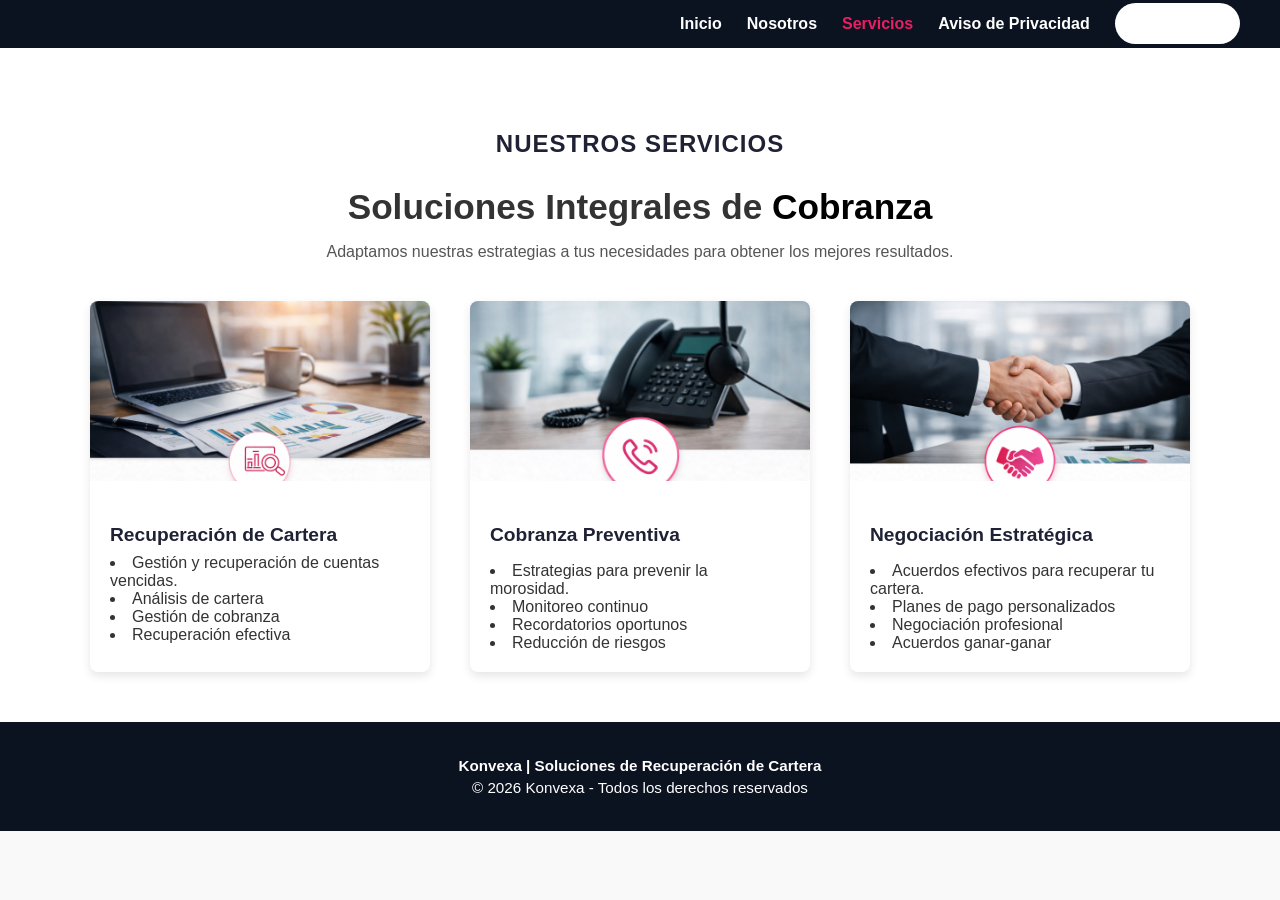
<file: servicios.html>
<!DOCTYPE html>
<html lang="es">
<head>
  <meta charset="UTF-8">
  <meta name="viewport" content="width=device-width, initial-scale=1.0">
  <title>Servicios | Konvexa</title>
  <link rel="stylesheet" href="styles.css">
</head>
<body>

  <!-- Encabezado -->
  <header class="navbar">
    <nav>
       <ul>
        <li><a href="index.html">Inicio</a></li>
        <li><a href="nosotros.html">Nosotros</a></li>
        <li><a href="servicios.html" class="active">Servicios</a></li>
        <li><a href="privacidad.html">Aviso de Privacidad</a></li>
        <li><a href="contacto.html">Contacto</a></li>
      </ul>
    </nav>
  </header>

  <!-- Nuestros Servicios -->
<section class="servicios" id="servicios">
  <h4 class="titulo-seccion">NUESTROS SERVICIOS</h4>
  <h2 class="subtitulo-seccion">
    <strong>Soluciones Integrales de</strong> <span class="rosa">Cobranza</span>
  </h2>
  <p class="descripcion-seccion">
    Adaptamos nuestras estrategias a tus necesidades para obtener los mejores resultados.
  </p>

  <div class="servicios-grid">
    <div class="servicio">
      <img src="img/recuperacion.jpg" alt="Recuperación de Cartera">
      <div class="contenido-servicio">
        <div class="icono-servicio"> </div>
        <h3>Recuperación de Cartera</h3>
         </ul>
          <li> Gestión y recuperación de cuentas vencidas.</li>
          <li>  Análisis de cartera</li>
          <li>  Gestión de cobranza</li>
          <li>  Recuperación efectiva</li>
        </ul>
      </div>
    </div>

    <div class="servicio">
      <img src="img/preventiva.jpg" alt="Cobranza Preventiva">
      <div class="contenido-servicio">
        <div class="icono-servicio"> </div>
        <h3>Cobranza Preventiva</h3>
        <ul></ul>
          <li>  Estrategias para prevenir la morosidad.</li>
          <li>  Monitoreo continuo</li>
          <li>  Recordatorios oportunos</li>
          <li>  Reducción de riesgos</li>
        </ul>
      </div>
    </div>

    <div class="servicio">
      <img src="img/negociacion.jpg" alt="Negociación Estratégica">
      <div class="contenido-servicio">
        <div class="icono-servicio">  </div>
        <h3>Negociación Estratégica</h3>
        <ul></ul>
          <li>  Acuerdos efectivos para recuperar tu cartera.</li>
          <li>  Planes de pago personalizados</li>
          <li>  Negociación profesional</li>
          <li>  Acuerdos ganar-ganar</li>
        </ul>
      </div>
    </div>
  </div>
</section>

  <!-- Footer -->
  <footer class="footer">
    <p><strong>Konvexa | Soluciones de Recuperación de Cartera</strong></p>
    <p>© 2026 Konvexa - Todos los derechos reservados</p>
  </footer>

</body>
</html>
</file>
<file: styles.css>
body {
  font-family: 'Poppins', sans-serif;
  margin: 0;
  color: #333;
  background-color: #fff;
  overflow-x: hidden;
}

/* =========================
   HEADER
========================= */

.navbar {
  display: flex;
  justify-content: flex-end;
  align-items: center;
  padding: 35px 80px;
  background: transparent;
  position: relative;
  z-index: 100;
}

/* Logo KONVEXA */
.logo-overlap {
  position: absolute;
  left: 70px;
  top: 40px; /* lo baja un poco para separarlo del texto */
  width: 280px; /* antes 380px, más equilibrado */
  z-index: 1; /* mantiene el texto encima */
  opacity: 0.9; /* efecto suave */
}

.logo-overlap img {
  width: 100%;
  height: auto;
  display: block;
}

/* Menú */
nav {
  margin-left: auto;
}

nav ul {
  list-style: none;
  display: flex;
  align-items: center;
  gap: 45px;
  margin: 0;
  padding: 0;
}

nav ul li a {
  text-decoration: none;
  color: #1f2235;
  font-weight: 600;
  font-size: 1rem;
  transition: 0.3s;
  position: relative;
}

nav ul li a:hover {
  color: #ffffff;
}

/* Botón contacto */
nav ul li:last-child a {
  background: #ffffff;
  padding: 12px 28px;
  border-radius: 40px;
  color: #e91e63;
  font-weight: 700;
}

/* =========================
   HERO SECTION
========================= */

.hero {
  display: flex;
  justify-content: center;
  align-items: center;
  gap: 80px; 
  padding: 0 20px 90px;
  max-width: 1200px;
  background: #fff;
  position: relative;
  overflow: hidden;
}

/* Texto */
.hero-text {
  flex: 1;
  max-width: 580px;
  padding-top: 170px;
}

.hero-text h1 {
  font-size: 3.2rem;
  line-height: 1.15;
  color: #1f2235;
  margin-bottom: 25px;
  font-weight: 800;
  max-width: 580px;
}

.hero-text p {
  font-size: 1.2rem;
  color: #555;
  margin-bottom: 35px;
  max-width: 520px;
  line-height: 1.7;
}

/* Botón */
.btn-primary {
  background: linear-gradient(to right, #ef5b93, #d93d7a);
  color: white;
  padding: 18px 38px;
  border-radius: 12px;
  text-decoration: none;
  font-size: 1.1rem;
  font-weight: 700;
  display: inline-block;
  box-shadow: 0 10px 25px rgba(233, 30, 99, 0.25);
  transition: 0.3s;
  position: relative;
  z-index: 5;
}

.btn-primary:hover {
  transform: translateY(-3px);
}

.container {
  width: 100%;
  max-width: 1200px;
  margin: 0 auto;   /* centra horizontalmente */
  padding: 0 20px;
  box-sizing: border-box;
}

/* Imagen ejecutivo */
.hero-image img {
  width: 100%;
  max-width: 430px;
  height: auto;
}

/* Por que elegirnos */
.why-us {
  background: #fff;
  text-align: center;
  padding: 50px 40px; /* menos padding arriba */
}

.why-us h2 {
  display: inline-block;
  background-color: #ffffff; /* fondito rosado */
  color: #e91e63;
  padding: 8px 20px;
  border-radius: 8px;
  margin-bottom: 15px; /* menos espacio debajo del título */
  font-weight: 750;
}

.why-us .subtitle {
  font-size: 2.2rem; /* un poco más pequeño */
  margin-bottom: 8px; /* menos separación */
}

.why-us .subtitle strong {
  font-weight: 750;
  color: #333;
}

.why-us .subtitle .highlight {
  color: #e91e63;
  font-weight: 700;
}

.why-us p {
  color: #555;
  margin-bottom: 15px; /* menos espacio debajo */
}

.benefits-grid {
  display: grid;
  grid-template-columns: repeat(auto-fit, minmax(250px, 1fr));
  gap: 30px;
  max-width: 1100px;
  margin: 40px auto;
  text-align: center;
}

.benefit {
  padding: 20px;
  border-bottom: 1px solid #ccc;
}

/* Imágenes verticales */
.benefit img {
  width: 100%;
  max-width: 220px; /* controla el ancho */
  height: auto;
  border-radius: 10px;
  object-fit: cover;
  margin-bottom: 15px;
  box-shadow: 0 4px 10px rgba(0,0,0,0.1);
}

/* Títulos y texto */
.benefit h3 {
  color: #e91e63;
  font-size: 1.25rem;
  margin-bottom: 8px;
  font-weight: 700;
}

.benefit p {
  color: #555;
  font-size: 0.98rem;
  line-height: 1.5;
  margin: 0;
}

/* =========================
    NUESTROS SERVICIOS  
=========================*/
.servicios {
  background-color: #fff;
  text-align: center;
  padding: 50px 30px;
}

.titulo-seccion {
  font-size: 1.5rem;
  color: #1f2235; /* azul principal */ 
  font-weight: 700;
  letter-spacing: 1px;
  margin-bottom: 5px;
}

.subtitulo-seccion {
  font-size: 2.2rem;
  font-weight: 750;
  color: #333;
  margin-bottom: 10px;
}

.subtitulo-seccion .rosa {
  color: #000000;
  font-weight: 750;
}

.descripcion-seccion {
  color: #555;
  margin-bottom: 40px;
  font-size: 1rem;
}

.servicios-grid {
  display: grid;
  grid-template-columns: repeat(auto-fit, minmax(300px, 1fr));
  gap: 40px;
  max-width: 1100px;
  margin: 0 auto;
}

.servicio {
  background-color: #fff;
  border-radius: 8px;
  box-shadow: 0 4px 10px rgba(0,0,0,0.1);
  overflow: hidden;
  transition: transform 0.3s ease;
}

.servicio:hover {
  transform: translateY(-5px);
}

.servicio img {
  width: 100%;
  height: 180px;
  object-fit: cover;
}

.contenido-servicio {
  padding: 20px;
  text-align: left;
}

.icono-servicio {
  font-size: 1.8rem;
  color: #1f2235;
  margin-bottom: 10px;
}

.contenido-servicio h3 {
  color: #1f2235;
  font-size: 1.2rem;
  margin-bottom: 8px;
}

.contenido-servicio p {
  color: #555;
  margin-bottom: 10px;
}

.contenido-servicio ul {
  list-style: none;
  padding: 0;
  margin-bottom: 15px;
}

.contenido-servicio ul li {
  color: #555;
  margin-bottom: 6px;
}

.linea-rosa {
  width: 50px;
  height: 3px;
  background-color: #e91e63;
  margin: 0 auto;
  border-radius: 2px;
}

/* =========================
   BENEFICIOS ADICIONALES
========================= */

.extra-benefits {
  display: grid;
  grid-template-columns: repeat(4, 1fr);
  max-width: 1150px;
  margin: 70px auto;
  background: #ffffff;
  border-radius: 18px;
  overflow: hidden;
  text-align: center;
}

/* Cada bloque */
.extra-benefit {
  display: flex;
  flex-direction: column;
  align-items: center;
  justify-content: flex-start;
  gap: 14px;
  padding: 30px 18px;
  position: relative;
  min-height: 220px; /* asegura que todos los bloques tengan la misma altura */
}

/* Línea divisora elegante */
.extra-benefit:not(:last-child)::after {
  content: "";
  position: absolute;
  right: 0;
  top: 25%;
  width: 1px;
  height: 50%;
  background: rgba(0,0,0,0.15);
}

/* Íconos */
.extra-benefit img {
  width: 120px; /* antes 70px */
  height: 120px; /* antes 70px */
  object-fit: contain;
  margin-bottom: 12px;
  transition: transform 0.3s ease;
}

/* Efecto sutil al pasar el cursor */
.extra-benefit img:hover {
  transform: scale(1.1);
}

/* Texto */
.extra-benefit .text {
  text-align: center;
  max-width: 250px; /* controla el ancho del texto para que no se desborde */
}

.extra-benefit h3 {
  color: #1f2235;
  font-size: 1.25rem;
  line-height: 1.15;
  margin: 0 0 8px;
  font-weight: 700;
}

.extra-benefit p {
  color: #333;
  font-size: 0.98rem;
  line-height: 1.5;
  margin: 0;
}

/* Ver mas*/
.btn-container {
  text-align: center; /* centra el botón horizontalmente */
  margin-top: 20px;
}

.btn-secondary {
  background-color: #ffffff;
  border: 2px solid #e91e63;
  color: #e91e63;
  padding: 10px 20px;
  border-radius: 5px;
  text-decoration: none;
  display: inline-block;
  margin-top: 20px;
}

.feature img {
  width: 100px;   /* tamaño uniforme */
  height: auto;
  margin-bottom: 15px;
}

/* Footer */ /* Footer */
.cta-footer {
  text-align: center;
  padding: 80px 40px;
  color: #0c0101;

  background:
    linear-gradient(rgba(26, 25, 25, 0), rgba(233, 30, 98, 0)),
    url("footer-bg.jpg") no-repeat center center;

  background-size: cover;

  /* Curvatura arriba */
  clip-path: ellipse(100% 100% at 50% 100%);
}

.cta-footer h2 {
  margin-bottom: 20px;
  font-size: 1.8rem;
}

/* Certificación CIE */

.cie-certificacion {
  text-align: center;
  padding: 50px 20px;
}

.cie-certificacion img {
  width: 140px;
  height: auto;
  margin-bottom: 15px;
}

.cie-certificacion h3 {
  color: #e91e63;
  margin-bottom: 10px;
  font-size: 1.5rem;
}

.cie-certificacion p {
  color: #555;
  max-width: 600px;
  margin: 0 auto;
  line-height: 1.6;
}

/* =========================
   RESPONSIVE DESIGN
========================= */

/* Tablets */
@media (max-width: 992px) {
  .navbar {
    flex-direction: column; /* apila logo y menú */
    align-items: center;
    padding: 20px;
  }

  .logo-overlap {
    position: static; /* quita posición absoluta */
    width: 250px;     /* logo más pequeño */
    margin-bottom: 15px;
  }

  nav {
    margin-left: 0;
  }

  nav ul {
    flex-direction: row;   /* menú horizontal */
    flex-wrap: wrap;       /* se acomoda si no cabe */
    gap: 20px;
    justify-content: center;
  }

  nav ul li a {
    font-size: 0.9rem; /* texto más pequeño */
  }
}

/* Móviles */
@media (max-width: 600px) {
  .logo-overlap {
    width: 200px; /* logo aún más pequeño */
  }

  nav ul {
    flex-direction: row;
    flex-wrap: wrap;
    gap: 15px;
    justify-content: center;
  }

  nav ul li a {
    font-size: 0.85rem;
  }
}

@media (max-width: 992px) {
  .benefits-grid {
    grid-template-columns: repeat(2, 1fr); /* dos columnas en tablet */
  }
}

@media (max-width: 600px) {
  .benefits-grid {
    grid-template-columns: 1fr; /* una columna en móvil */
  }
}

@media (max-width: 600px) {
  .cta-footer {
    clip-path: none; /* elimina curvatura */
    padding: 40px 20px; /* menos padding */
  }

  .cta-footer h2 {
    font-size: 1.2rem;
  }
}

/* Tablets */
@media (max-width: 992px) {
  .hero {
    flex-direction: column;   /* apila texto e imagen */
    text-align: center;
    padding: 40px 20px;
  }

  .hero-text {
    width: 100%;
    padding-top: 80px;
  }

  .hero-text h1 {
    font-size: 2.2rem;   /* más pequeño en tablet */
    max-width: 100%;
  }

  .hero-text p {
    font-size: 1rem;
    max-width: 100%;
  }

  .hero-image img {
    width: 70%;          /* más grande en tablet */
    margin-top: 30px;
  }
}

/* Móviles */
@media (max-width: 600px) {
  .hero {
    flex-direction: column;
    text-align: center;
    padding: 30px 15px;
  }

  .hero-text {
    width: 100%;
    padding-top: 40px;
  }

  .hero-text h1 {
    font-size: 1.6rem;   /* reduce aún más el título */
    line-height: 1.3;
  }

  .hero-text p {
    font-size: 0.95rem;  /* texto más compacto */
    line-height: 1.5;
  }

  .btn-primary {
    padding: 14px 28px;
    font-size: 1rem;
  }

  .hero-image img {
    width: 85%;          /* imagen más protagonista */
    max-width: 320px;
    margin-top: 25px;
  }
}

/* Tablets */
@media (max-width: 992px) {
  .extra-benefits {
    grid-template-columns: repeat(2, 1fr); /* dos columnas en tablet */
  }
}

/* Móviles */
@media (max-width: 600px) {
  .extra-benefits {
    display: flex;              /* fila horizontal */
    overflow-x: auto;           /* scroll horizontal */
    gap: 15px;
    padding: 20px;
    scroll-snap-type: x mandatory; /* efecto de “snap” al deslizar */
  }

  .extra-benefit {
    flex: 0 0 80%;              /* cada bloque ocupa 80% del ancho */
    scroll-snap-align: center;  /* se centra al deslizar */
    flex-direction: column;     /* imagen arriba, texto abajo */
    align-items: center;
    text-align: center;
    border-right: none;         /* quita línea divisoria */
    border-bottom: 1px solid rgba(0,0,0,0.15);
  }

  .extra-benefit img {
    width: 100%;
    max-width: 200px;
    height: auto;
    margin-bottom: 10px;
  }
}

 /* =========================
   SECCIÓN NOSOTROS
========================= */

/* Logo */
.logo {
  position: absolute;
  left: 40px;       /* lo coloca en la esquina izquierda */
  top: 25px;        /* ajusta verticalmente */
}

.logo img {
  width: 180px;     /* tamaño visible pero equilibrado */
  height: auto;
  display: block;
}

.about {
  font-family: 'Manrope', sans-serif;
  background-color: #fff;
  padding: 80px 60px;
}

/* Contenedor general */
.about-container {
  display: flex;
  align-items: center;
  justify-content: space-between;
  gap: 60px;
  flex-wrap: wrap;
}

/* Texto a la izquierda */
.about-text {
  flex: 1;
  max-width: 500px;
  text-align: left;
}

.about-title {
  color: #e91e63;
  font-weight: 700;
  font-size: 2.2rem;
  letter-spacing: 1px;
  margin-bottom: 10px;
}

.about-subtitle {
  color: #1f2235;
  font-size: 2.6rem;
  font-weight: 800;
  margin-bottom: 10px;
  line-height: 1.2;
}

/* Línea decorativa rosa */
.line {
  width: 50px;
  height: 3px;
  background-color: #e91e63;
  margin-bottom: 25px;
  border-radius: 2px;
}

/* Párrafo */
.about-text p {
  color: #555;
  font-size: 1.1rem;
  line-height: 1.8;
}

/* Imagen a la derecha */
.about-image {
  flex: 1;
  display: flex;
  justify-content: center;
}

.about-image img {
  width: 100%;
  max-width: 520px; /* más amplia */
  border-radius: 12px;
  box-shadow: 0 6px 18px rgba(0,0,0,0.12);
  object-fit: cover;
}

/* Nuestra Esencia */
.about-essence {
  text-align: center;
  margin-top: 60px;
  padding: 40px 20px;
}

/* Títulos principales */
.section-title {
  color: #e91e63;
  font-weight: 700;
  font-size: 1.5rem;
  margin-bottom: 5px;
  letter-spacing: 1px;
}

.about-essence h2 {
  font-size: 2.2rem;
  font-weight: 800;
  color: #1f2235;
  margin-bottom: 15px;
}

.essence-text {
  color: #555;
  margin-bottom: 50px;
  font-size: 1rem;
  line-height: 1.6;
  max-width: 700px;
  margin-left: auto;
  margin-right: auto;
}

/* Tarjetas Misión, Visión y Valores */
.essence-grid {
  display: grid;
  grid-template-columns: repeat(auto-fit, minmax(280px, 1fr));
  gap: 30px;
  max-width: 1100px;
  margin: 0 auto;
}

.essence-card {
  background: #fff;
  border-radius: 12px;
  box-shadow: 0 4px 12px rgba(0,0,0,0.08);
  padding: 30px 25px;
  text-align: center;
  transition: transform 0.3s ease, box-shadow 0.3s ease;
}

.essence-card:hover {
  transform: translateY(-5px);
  box-shadow: 0 6px 18px rgba(0,0,0,0.15);
}

/* Línea rosa debajo de cada título */
.line {
  width: 50px;
  height: 3px;
  background-color: #e91e63;
  margin: 10px auto 20px;
  border-radius: 2px;
}

/* Títulos de las tarjetas */
.essence-card h3 {
  color: #1f2235;
  font-size: 1.3rem;
  font-weight: 700;
  margin-bottom: 5px;
}

/* Texto y lista */
.essence-card p,
.essence-card ul {
  color: #333;
  font-size: 0.95rem;
  line-height: 1.6;
}

.essence-card ul {
  list-style: none;
  padding: 0;
  margin: 0;
}

.essence-card ul li {
  margin-bottom: 6px;
}

/* Sección de estadísticas */

/* Frase superior con fondo blanco */
.stats-header {
  background-color: #fff; /* fondo blanco */
  color: #111827; /* texto oscuro */
  padding: 30px 40px;
  border-radius: 10px 10px 0 0; /* bordes superiores redondeados */
  display: flex; /* coloca el icono y texto en la misma línea */
  align-items: center; /* centra verticalmente */
  justify-content: center; /* centra horizontalmente */
  gap: 15px; /* espacio entre icono y texto */
  text-align: left; /* texto alineado a la izquierda */
}

.stats-icon img {
  width: 80px;
  height: 80px;
  margin-bottom: 15px;
}

.stats-header p {
  font-size: 1.1rem;
  color: #111827;
  line-height: 1.6;
  margin: 0; /* elimina espacio extra */
}

.stats-header .highlight {
  color: #e91e63; /* rosa corporativo */
  font-weight: 600;
}

/* Cuadrícula de estadísticas */
.about-stats {
  background-color: #0b1220; /* azul oscuro */
  color: #fff;
  padding: 20px 40px 40px;
  border-radius: 0 0 10px 10px; /* bordes inferiores redondeados */
  text-align: center;
}

.stats-grid {
  display: grid;
  grid-template-columns: repeat(auto-fit, minmax(220px, 1fr));
  gap: 30px;
  border-top: 1px solid #1e293b;
  padding-top: 30px;
}

.stat {
  text-align: center;
  position: relative;
}

.stat img {
  width: 40px;
  margin-bottom: 15px;
}

.stat h3 {
  font-size: 1.8rem;
  font-weight: 800;
  color: #fff;
  margin-bottom: 5px;
}

.stat-title {
  font-size: 1rem;
  font-weight: 600;
  color: #e91e63;
  margin-bottom: 8px;
}

.stat-text {
  font-size: 0.95rem;
  color: #d1d5db;
  line-height: 1.6;
}

/* Líneas divisorias */
.stat:not(:last-child)::after {
  content: "";
  position: absolute;
  right: -15px;
  top: 20%;
  height: 60%;
  width: 1px;
  background-color: #1e293b;
}

/* =========================
   RESPONSIVE DESIGN
========================= */

/* Tablets (pantallas menores a 992px) */
@media (max-width: 992px) {
  .about {
    padding: 60px 40px;
  }

  .about-container {
    flex-direction: column;
    text-align: center;
    gap: 40px;
  }

  .about-text {
    max-width: 100%;
  }

  .about-image img {
    max-width: 400px;
  }

  .about-title {
    font-size: 2rem;
  }

  .about-subtitle {
    font-size: 2.2rem;
  }

  .stats-header {
    flex-direction: column;
    text-align: center;
    gap: 10px;
  }

  .stats-icon img {
    width: 70px;
    height: 70px;
    margin-bottom: 10px;
  }

  .stats-grid {
    grid-template-columns: repeat(2, 1fr);
    gap: 20px;
  }
}

/* Celulares (pantallas menores a 768px) */
@media (max-width: 768px) {
  .logo {
    position: static;
    text-align: center;
    margin-bottom: 20px;
  }

  .logo img {
    width: 140px;
  }

  .about {
    padding: 40px 20px;
  }

  .about-title {
    font-size: 1.8rem;
  }

  .about-subtitle {
    font-size: 2rem;
  }

  .about-text p {
    font-size: 1rem;
  }

  .about-image img {
    max-width: 320px;
  }

  .essence-grid {
    grid-template-columns: 1fr;
    gap: 20px;
  }

  .stats-header {
    padding: 20px;
  }

  .stats-icon img {
    width: 60px;
    height: 60px;
  }

  .stats-grid {
    grid-template-columns: 1fr;
    gap: 25px;
  }

  .stat h3 {
    font-size: 1.5rem;
  }

  .stat-title {
    font-size: 0.95rem;
  }

  .stat-text {
    font-size: 0.9rem;
  }
}

/* Celulares pequeños (menores a 480px) */
@media (max-width: 480px) {
  .about-subtitle {
    font-size: 1.6rem;
  }

  .about-title {
    font-size: 1.4rem;
  }

  .stats-icon img {
    width: 50px;
    height: 50px;
  }

  .stats-header p {
    font-size: 0.95rem;
  }

  .stat h3 {
    font-size: 1.3rem;
  }

  .stat-text {
    font-size: 0.85rem;
  }
}

/* Estadísticas en horizontal para móviles */
@media (max-width: 768px) {
  .stats-grid {
    display: flex;              /* cambia de grid a flex */
    flex-direction: row;        /* en fila horizontal */
    overflow-x: auto;           /* scroll lateral */
    gap: 20px;
    padding: 20px 0;
    scroll-snap-type: x mandatory; /* efecto de snap */
  }

  .stat {
    flex: 0 0 220px;            /* ancho fijo para cada tarjeta */
    scroll-snap-align: start;   /* se alinea al inicio al hacer scroll */
    background-color: #0b1220;  /* mantiene fondo azul */
    border-radius: 8px;
    padding: 15px;
  }

  .stat img {
    width: 50px;
    height: 50px;
  }

  .stat h3 {
    font-size: 1.4rem;
  }

  .stat-text {
    font-size: 0.9rem;
  }

  /* Ocultar las líneas divisorias en móviles */
  .stat:not(:last-child)::after {
    display: none;
  }
}

/* =========================
   SEGUNDA -SECCION SERVICIOS
========================= */
.navbar {
  background-color: #0b1220; /* azul oscuro */
  padding: 15px 40px;
}

.navbar nav ul {
  list-style: none;
  display: flex;
  gap: 25px;
  margin: 0;
  padding: 0;
}

.navbar nav ul li a {
  color: #fff; /* texto blanco */
  font-weight: 600;
  transition: color 0.3s ease;
}

.navbar nav ul li a:hover,
.navbar nav ul li a.active {
  color: #e91e63; /* rosa corporativo */
}

/* =========================
   SECCIÓN SERVICIOS
========================= */
.services {
  background-color: #fff; /* fondo blanco */
  padding: 60px 40px;
  text-align: center;
}

.services h2 {
  font-size: 2.5rem;
  font-weight: 800;
  color: #0b1220; /* azul oscuro */
  margin-bottom: 10px;
}

.services .subtitle {
  font-size: 1.2rem;
  color: #e91e63; /* rosa corporativo */
  margin-bottom: 40px;
}

/* Grid horizontal de servicios */
.service-grid {
  display: flex;              /* horizontal */
  justify-content: center;
  gap: 30px;
  flex-wrap: wrap;            /* permite que se acomoden si no caben */
}

.service-box {
  background: #f9f9f9;
  border-radius: 12px;
  box-shadow: 0 4px 12px rgba(0,0,0,0.08);
  padding: 25px;
  width: 260px;               /* ancho fijo para horizontal */
  text-align: left;
  transition: transform 0.3s ease, box-shadow 0.3s ease;
}

.service-box:hover {
  transform: translateY(-5px);
  box-shadow: 0 6px 18px rgba(0,0,0,0.15);
}

.service-box h3 {
  font-size: 1.2rem;
  font-weight: 700;
  color: #e91e63; /* rosa */
  margin-bottom: 10px;
}

.service-box p {
  font-size: 0.95rem;
  color: #333;
  line-height: 1.6;
}

/* =========================
   ESTADÍSTICAS
========================= */
.service-stats {
  display: flex;
  justify-content: center;
  gap: 40px;
  flex-wrap: wrap;
  margin-top: 40px;
}

.service-stats .stat {
  background-color: #0b1220; /* azul oscuro */
  color: #fff;
  border-radius: 10px;
  padding: 20px 30px;
  text-align: center;
  flex: 0 0 250px;
}

.service-stats .stat h3 {
  font-size: 1.2rem;
  font-weight: 700;
  color: #e91e63; /* rosa */
}

/* =========================
   FOOTER
========================= */
.footer {
  background-color: #0b1220;
  color: #fff;
  text-align: center;
  padding: 30px 20px;
}

.footer p {
  margin: 5px 0;
  font-size: 0.95rem;
}


/* =========================
   TERCERA -SECCION BLOG 
========================= */
body {
  margin: 0;
  font-family: 'Manrope', sans-serif;
  background-color: #f9f9f9;
  color: #333;
}

a {
  text-decoration: none;
  color: inherit;
}

/* =========================
   HEADER
========================= */
header {
  background-color: #0b1220; /* azul oscuro */
  padding: 15px 40px;
}

.header-container {
  display: flex;
  align-items: center;
  justify-content: space-between;
}

.logo {
  height: 80px; /* antes 60px */
}

nav ul {
  list-style: none;
  display: flex;
  gap: 25px;
  margin: 0;
  padding: 0;
}

nav ul li a {
  color: #fff;
  font-weight: 600;
  transition: color 0.3s ease;
}

nav ul li a:hover,
nav ul li a.active {
  color: #e91e63; /* rosa corporativo */
}

/* =========================
   HERO BLOG
========================= */
.hero-blog {
  text-align: center;
  padding: 60px 20px;
  background-color: #fff; /* fondo blanco */
  color: #111827; /* texto oscuro */
}

.hero-blog h1 {
  font-size: 2.8rem;
  margin-bottom: 15px;
  color: #e91e63; /* rosa corporativo */
}

.hero-blog p {
  font-size: 1.2rem;
  color: #111827; /* texto negro */
}

/* =========================
   BLOG GRID
========================= */
.blog-grid {
  display: flex; /* horizontal */
  justify-content: center;
  gap: 30px;
  padding: 60px 40px;
  flex-wrap: wrap; /* permite que se acomoden si no caben */
}

.blog-post {
  background: #fff;
  border-radius: 12px;
  box-shadow: 0 4px 12px rgba(0,0,0,0.08);
  overflow: hidden;
  width: 300px;
  flex: 0 0 auto;
  transition: transform 0.3s ease, box-shadow 0.3s ease;
}

.blog-post:hover {
  transform: translateY(-5px);
  box-shadow: 0 6px 18px rgba(0,0,0,0.15);
}

.blog-post img {
  width: 100%;
  height: 180px;
  object-fit: cover;
}

.blog-post h3 {
  font-size: 1.3rem;
  font-weight: 700;
  color: #0b1220;
  margin: 15px;
}

.blog-post p {
  font-size: 0.95rem;
  color: #555;
  margin: 0 15px 20px;
  line-height: 1.6;
}

.btn-secondary {
  display: inline-block;
  margin: 0 15px 20px;
  padding: 10px 20px;
  background-color: #e91e63;
  color: #fff;
  border-radius: 6px;
  font-weight: 600;
  transition: background-color 0.3s ease;
}

.btn-secondary:hover {
  background-color: #c2185b;
}

/* =========================
   FOOTER CTA
========================= */
.cta-footer {
  text-align: center;
  padding: 50px 20px;
  background-color: #0b1220;
  color: #fff;
}

.cta-footer h2 {
  font-size: 2rem;
  margin-bottom: 20px;
  color: #000000;
}

.btn-primary {
  padding: 12px 25px;
  background-color: #e91e63;
  color: #fff;
  border-radius: 6px;
  font-weight: 700;
  transition: background-color 0.3s ease;
}

.btn-primary:hover {
  background-color: #c2185b;
}

/* =========================
   RESPONSIVE
========================= */
@media (max-width: 992px) {
  .blog-grid {
    gap: 20px;
  }
  .blog-post {
    width: 260px;
  }
}

@media (max-width: 768px) {
  .blog-grid {
    flex-direction: column; /* vertical en móviles */
    align-items: center;
  }
  .blog-post {
    width: 90%;
    max-width: 400px;
  }
}

/* =========================
   HEADER (igual que Blog)
========================= */
header {
  background-color: #0b1220; /* azul oscuro */
  padding: 15px 40px;
}

.header-container {
  display: flex;
  align-items: center;
  justify-content: center;
}

header nav ul {
  list-style: none;
  display: flex;
  gap: 25px;
  margin: 0;
  padding: 0;
}

header nav ul li a {
  color: #fff; /* texto blanco */
  font-weight: 600;
  transition: color 0.3s ease;
}

header nav ul li a:hover,
header nav ul li a.active {
  color: #e91e63; /* rosa corporativo */
}

/* =========================
   CUARTA SECCIÓN PRIVACIDAD
========================= */
.privacidad {
  background-color: #fff; /* fondo blanco */
  padding: 60px 40px;
  max-width: 900px;
  margin: 0 auto;
}

.privacidad h2 {
  font-size: 2.2rem;
  font-weight: 800;
  color: #0b1220; /* azul oscuro */
  margin-bottom: 20px;
}

.privacidad h3 {
  font-size: 1.3rem;
  font-weight: 700;
  color: #e91e63; /* rosa */
  margin-top: 30px;
  margin-bottom: 10px;
}

.privacidad p,
.privacidad ul {
  font-size: 1rem;
  color: #333;
  line-height: 1.6;
}

.privacidad ul {
  padding-left: 20px;
  list-style: disc;
}

/* =========================
   FOOTER PRIVACIDAD
========================= */
.footer-privacidad {
  background-color: #0b1220; /* Azul fuerte */
  color: #ffffff; /* Texto blanco */
  text-align: center;
  padding: 30px 20px;
}

.footer-privacidad .copy {
  font-size: 0.95rem;
  color: #ffffff; /* Asegura que el texto sea blanco */
}

.footer-privacidad .privacidad-link {
  color: #e91e63; /* Rosa Konvexa */
  font-weight: 600;
  text-decoration: none;
}

.footer-privacidad .privacidad-link:hover {
  text-decoration: underline;
}

/* =========================
   QUINTA SECCION CONTACTO 
========================= */
header {
  background-color: #0b1220; /* azul oscuro */
  padding: 15px 40px;
}

.header-container {
  display: flex;
  align-items: center;
  justify-content: center;
}

header nav ul {
  list-style: none;
  display: flex;
  gap: 25px;
  margin: 0;
  padding: 0;
}

header nav ul li a {
  color: #fff; /* texto blanco */
  font-weight: 600;
  transition: color 0.3s ease;
}

header nav ul li a:hover,
header nav ul li a.active {
  color: #e91e63; /* rosa corporativo */
}

/* =========================
   SECCIÓN CONTACTO
========================= */
.contacto {
  background-color: #fff; /* fondo blanco */
  padding: 60px 40px;
  max-width: 900px;
  margin: 0 auto;
  text-align: center;
}

.contacto h2 {
  font-size: 2.2rem;
  font-weight: 800;
  color: #0b1220; /* azul oscuro */
  margin-bottom: 15px;
}

.contacto p {
  font-size: 1rem;
  color: #333;
  margin-bottom: 30px;
  line-height: 1.6;
}

/* Información de contacto */

.contact-info {
  display: flex;
  justify-content: center;
  gap: 30px;
  flex-wrap: wrap;
  margin-bottom: 40px;
}

/* Tarjetas generales */
.info-box {
  background: #f9f9f9;
  border-radius: 10px;
  padding: 20px;
  width: 260px;
  text-align: left;
  box-shadow: 0 4px 12px rgba(0,0,0,0.08);
}

.info-box h3 {
  color: #e91e63;
  font-size: 1.2rem;
  margin-bottom: 10px;
}

.info-box p {
  margin-bottom: 10px;
}

.info-box p a {
  color: #0b1220;
  font-weight: 600;
}

/* =========================
   MAPA
========================= */

.info-box-map {
  width: 100%;
  max-width: 840px;
  padding: 20px;
}

.map-container {
  width: 100%;
  height: 320px;
  margin-top: 15px;
  border-radius: 10px;
  overflow: hidden;
}

.map-container iframe {
  width: 100%;
  height: 100%;
  border: 0;
  display: block;
}

.map-address {
  margin-top: 15px;
  margin-bottom: 0 !important;
  color: #333;
}

/* Correo + teléfonos debajo del mapa */

.contact-secondary {
  display: flex;
  justify-content: center;
  gap: 30px;
  width: 100%;
  flex-wrap: wrap;
}

.contact-secondary .info-box {
  width: 360px;
}

/* =========================
   FORMULARIO DE CONTACTO
========================= */

.contact-form {
  width: 100%;
  max-width: 840px;
  margin: 30px auto 0;
  display: flex;
  flex-direction: column;
  gap: 16px;
}

.form-row {
  display: flex;
  gap: 16px;
  width: 100%;
}

.form-row input {
  flex: 1;
  min-width: 0;
}

.contact-form input,
.contact-form textarea {
  width: 100%;
  box-sizing: border-box;
  padding: 14px 16px;

  border: 1px solid #d7d7d7;
  border-radius: 8px;

  font-family: inherit;
  font-size: 1rem;

  background-color: #fff;
  color: #0b1220;

  transition: border-color 0.3s ease, box-shadow 0.3s ease;
}

.contact-form input:focus,
.contact-form textarea:focus {
  outline: none;
  border-color: #e91e63;
  box-shadow: 0 0 0 3px rgba(233, 30, 99, 0.10);
}

.contact-form textarea {
  resize: vertical;
  min-height: 130px;
}

.btn-secondary {
  align-self: center;

  background-color: #e91e63;
  color: #fff;

  padding: 13px 35px;
  border: none;
  border-radius: 8px;

  font-size: 1rem;
  font-weight: 600;

  cursor: pointer;

  transition: background-color 0.3s ease,
              transform 0.2s ease;
}

.btn-secondary:hover {
  background-color: #c2185b;
  transform: translateY(-1px);
}

/* Celulares */
@media (max-width: 768px) {

  .form-row {
    flex-direction: column;
  }

  .contact-form {
    margin-top: 25px;
  }

  .btn-secondary {
    width: 100%;
  }

}

/* Responsive */

@media (max-width: 768px) {

  .contacto {
    padding: 40px 20px;
  }

  .info-box-map {
    width: 100%;
  }

  .map-container {
    height: 240px;
  }

  .contact-secondary {
    flex-direction: column;
    align-items: center;
  }

  .contact-secondary .info-box {
    width: 100%;
    max-width: 100%;
  }
}

/* =========================
   FOOTER de CONTACTO
========================= */
.footer-contacto {
  background-color: #0b1220;
  color: #fff;
  text-align: center;
  padding: 30px 20px;
}

.footer-contacto .footer-info p {
  margin: 5px 0;
  font-size: 0.95rem;
}

.footer-contacto a {
  color: #e91e63;
  font-weight: 600;
}

.footer-contacto .copy {
  margin-top: 15px;
  font-size: 
  0.95rem;
}

/* =========================
   FOOTER REDES SOCIALES
========================= */

.redes-premium-footer {
  display: flex;
  justify-content: center;
  align-items: center;
  gap: 20px; /* espacio entre íconos */
  margin-top: 20px;
}

/* Íconos */
.redes-premium-footer a {
  display: flex;
  justify-content: center;
  align-items: center;
  width: 55px;
  height: 55px;
  border-radius: 50%;
  font-size: 1.6rem;
  color: #fff;
  transition: transform 0.3s ease, background 0.3s ease;
}

/* LinkedIn */
.redes-premium-footer a:nth-child(1) {
  background: linear-gradient(135deg, #0077b5, #005582);
}

/* WhatsApp */
.redes-premium-footer a:nth-child(2) {
  background: linear-gradient(135deg, #25D366, #128C7E);
}

/* Efecto hover */
.redes-premium-footer a:hover {
  transform: scale(1.1);
  filter: brightness(1.2);
}
</file>
